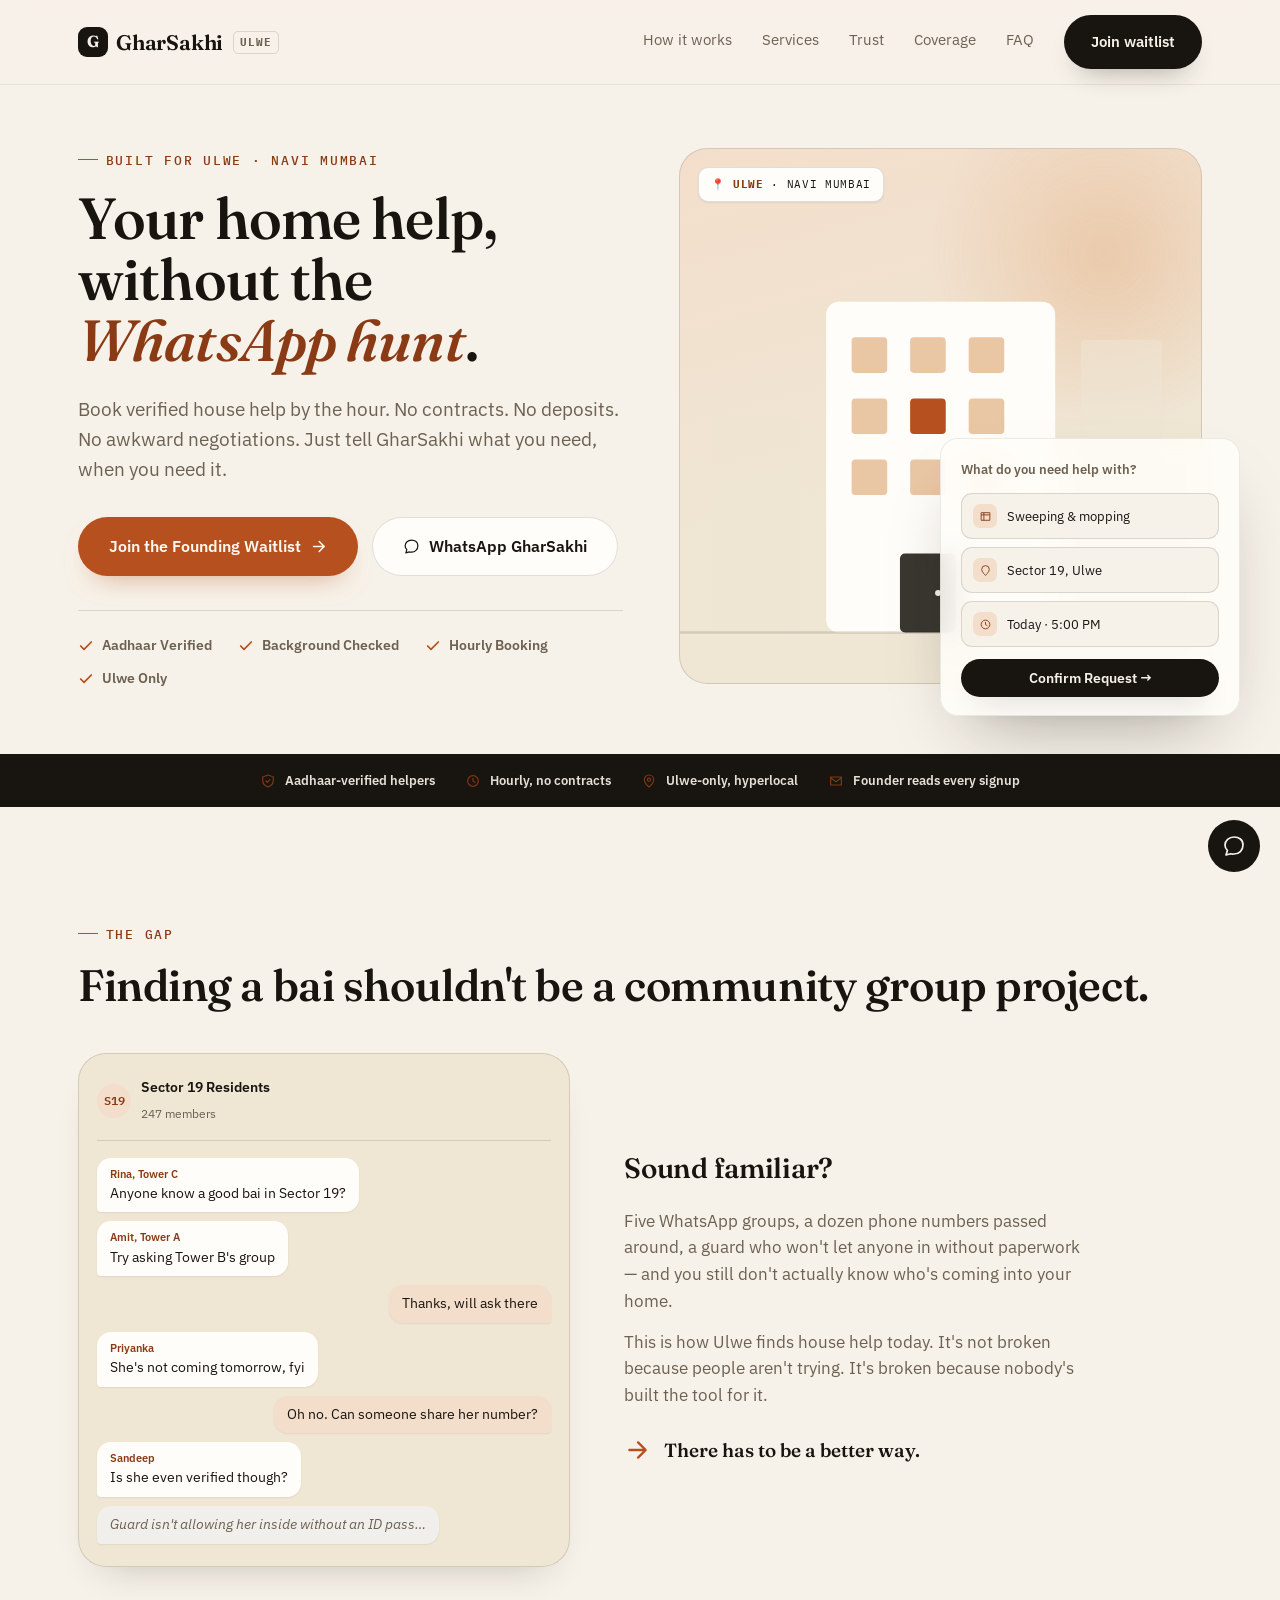
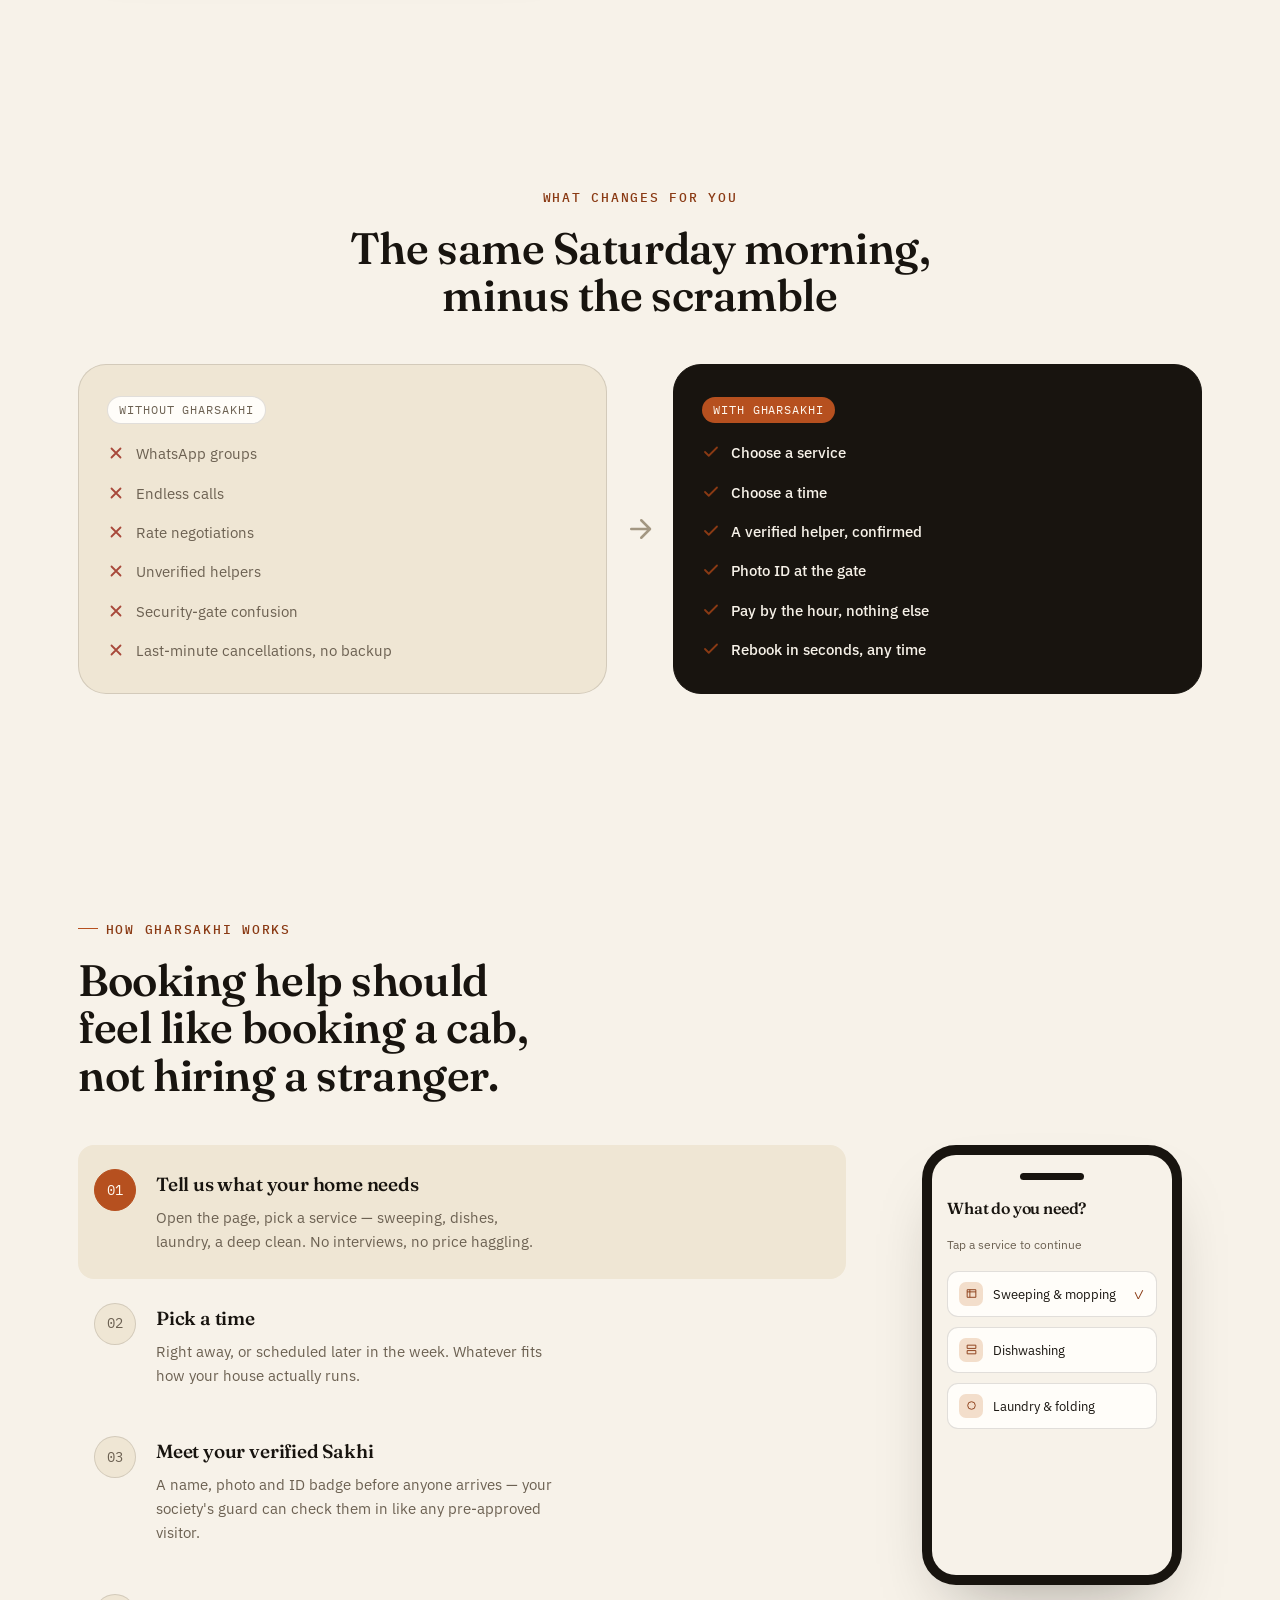
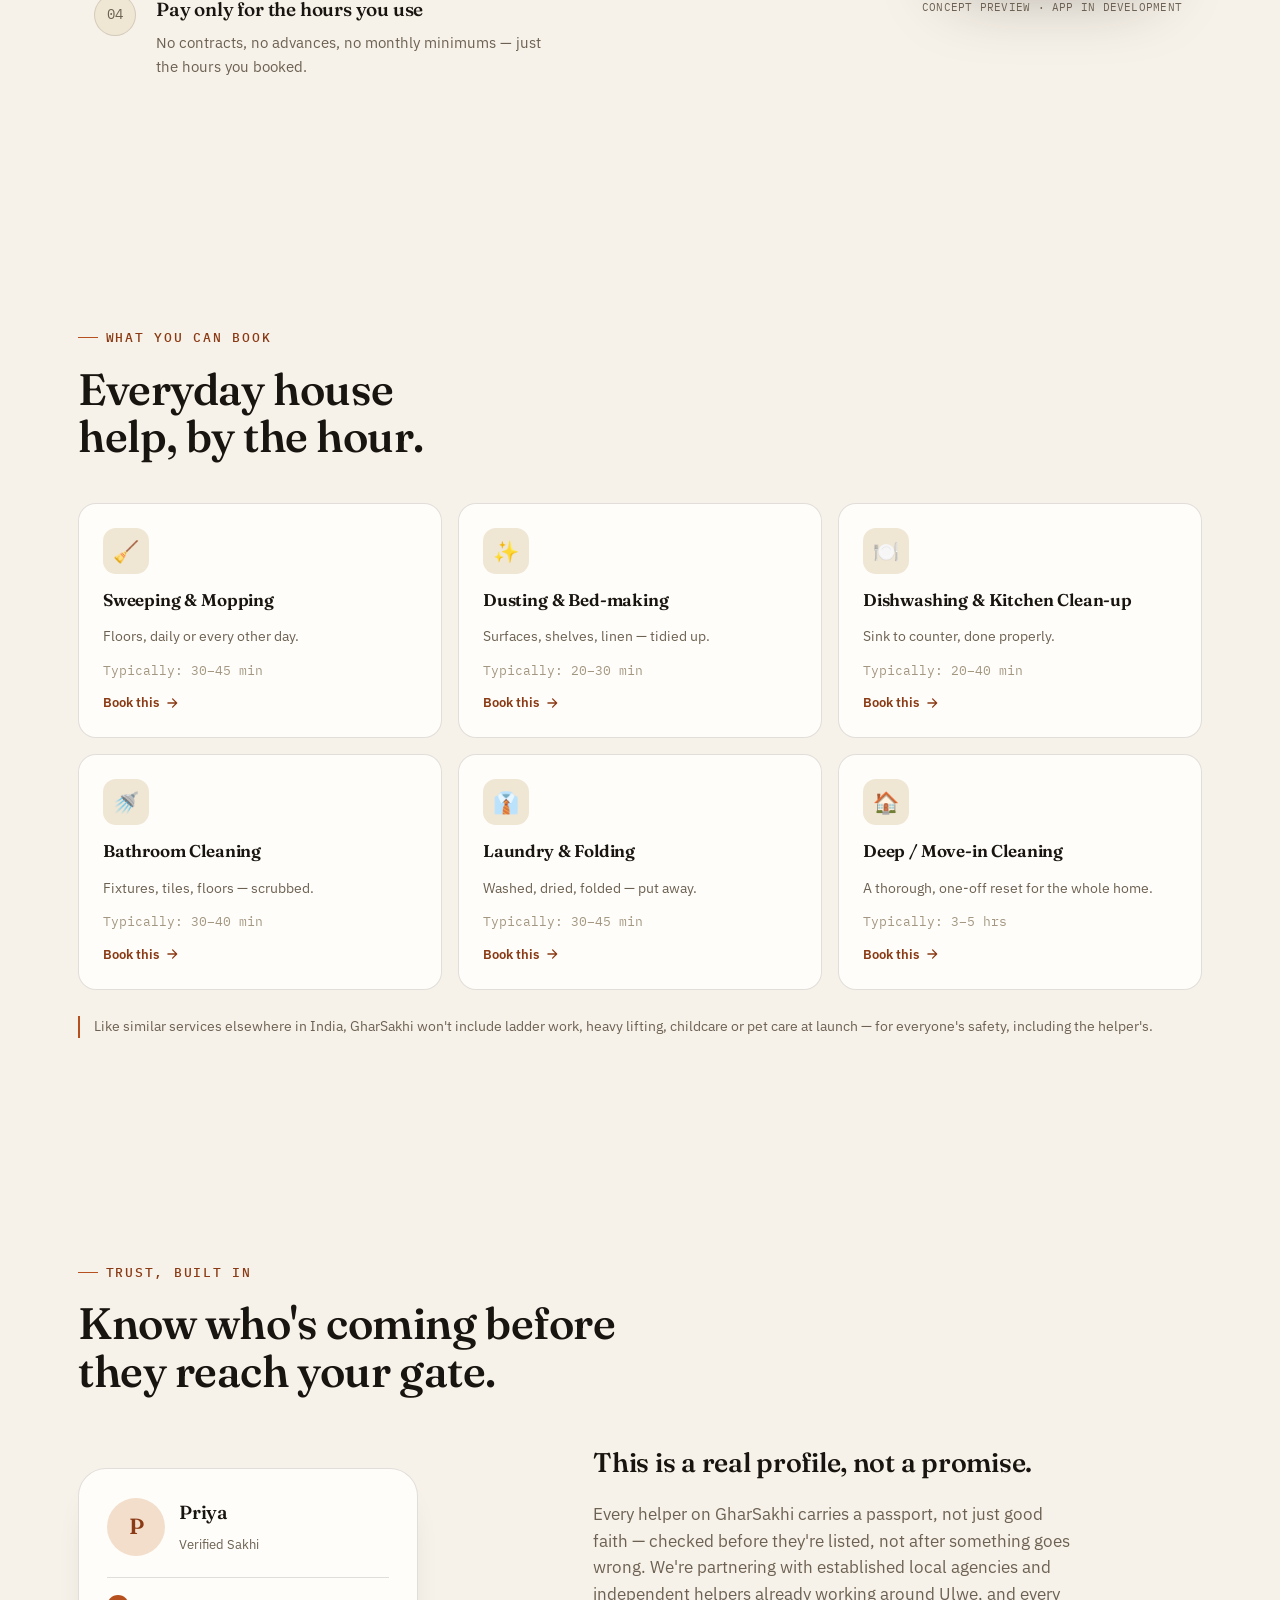
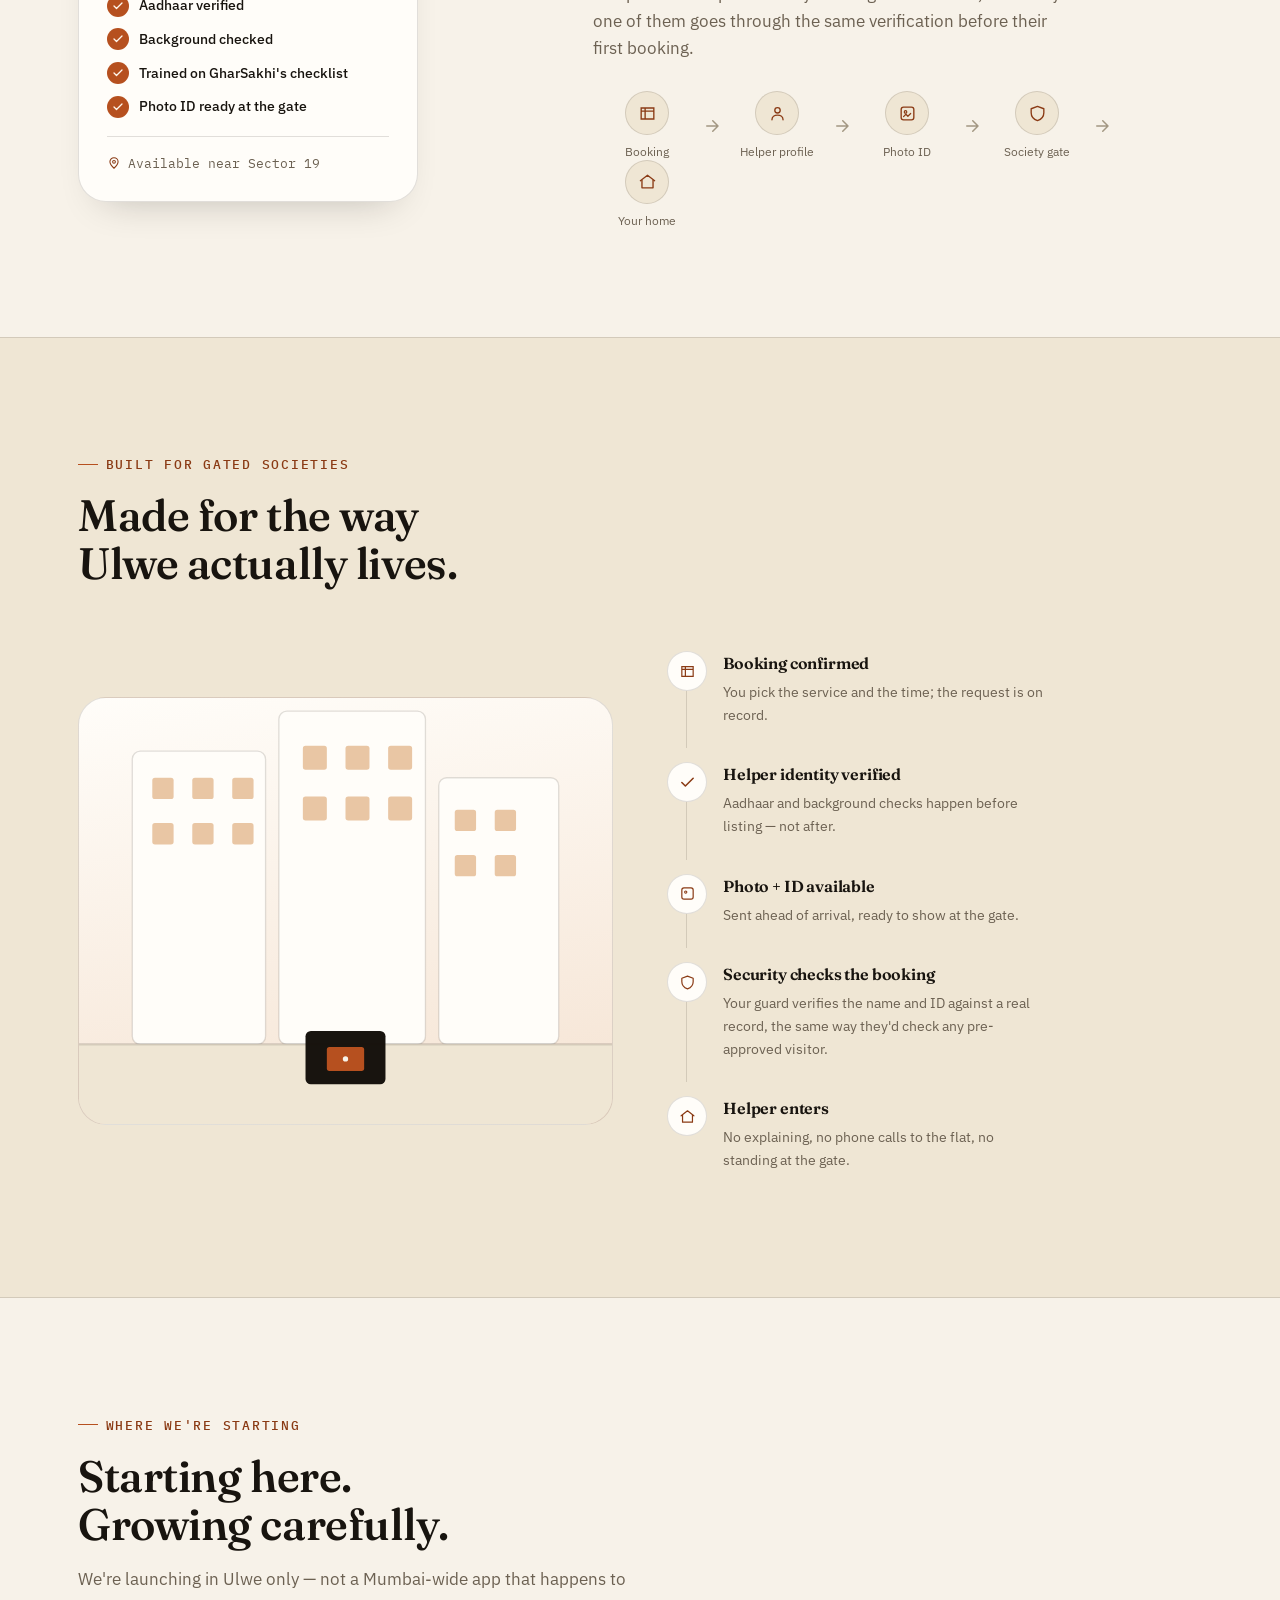
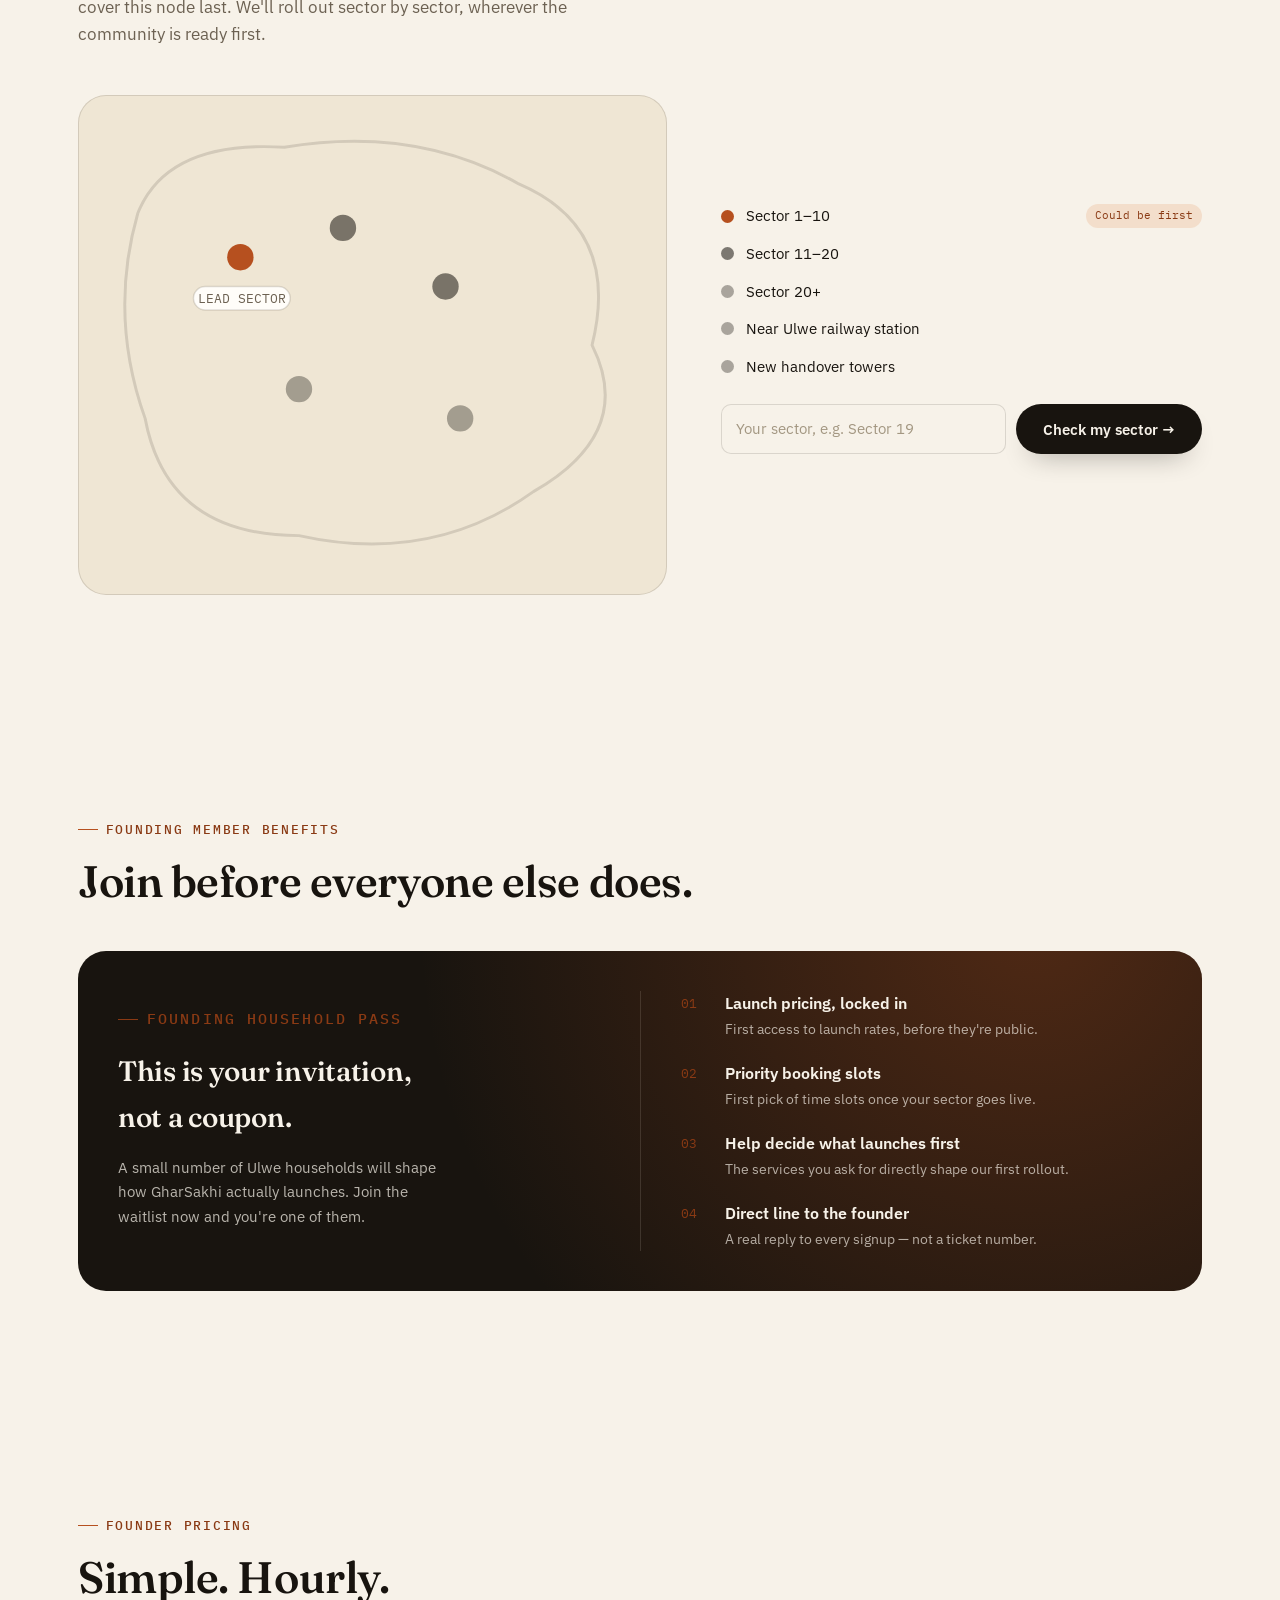
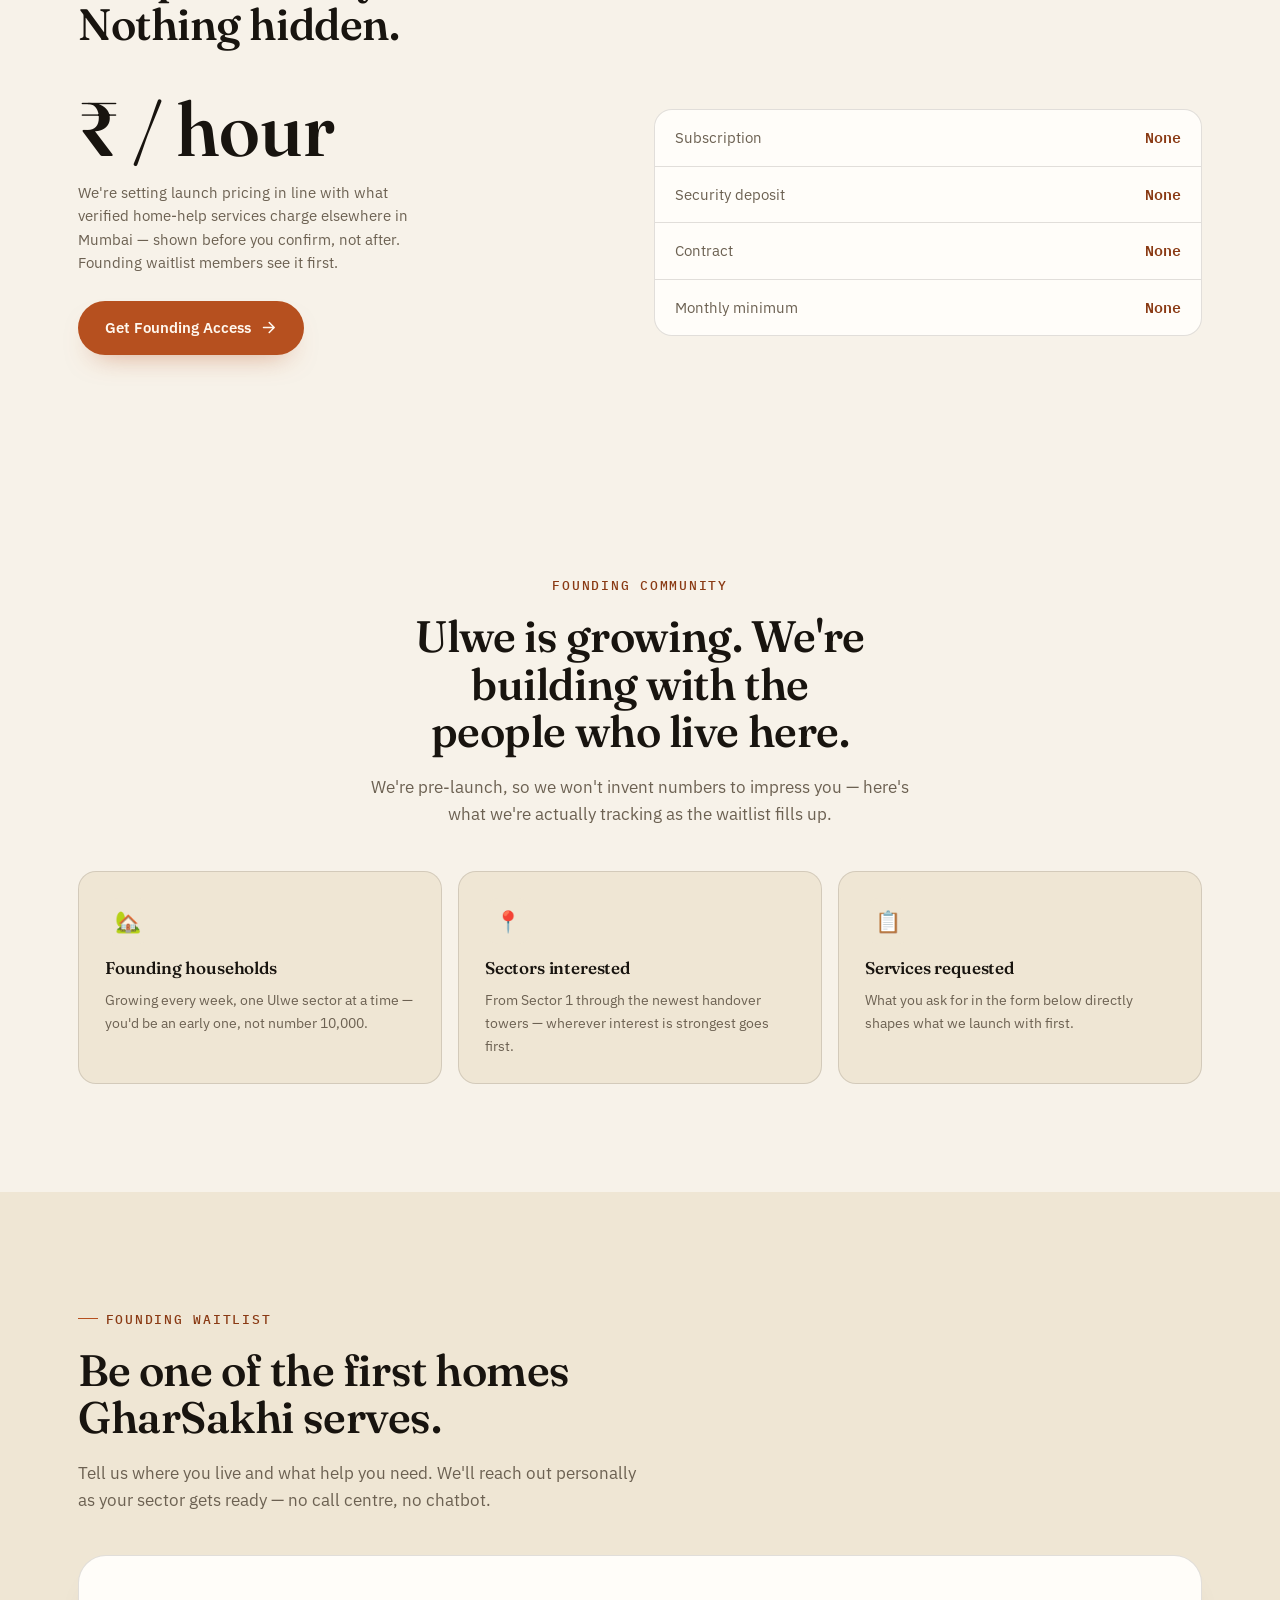
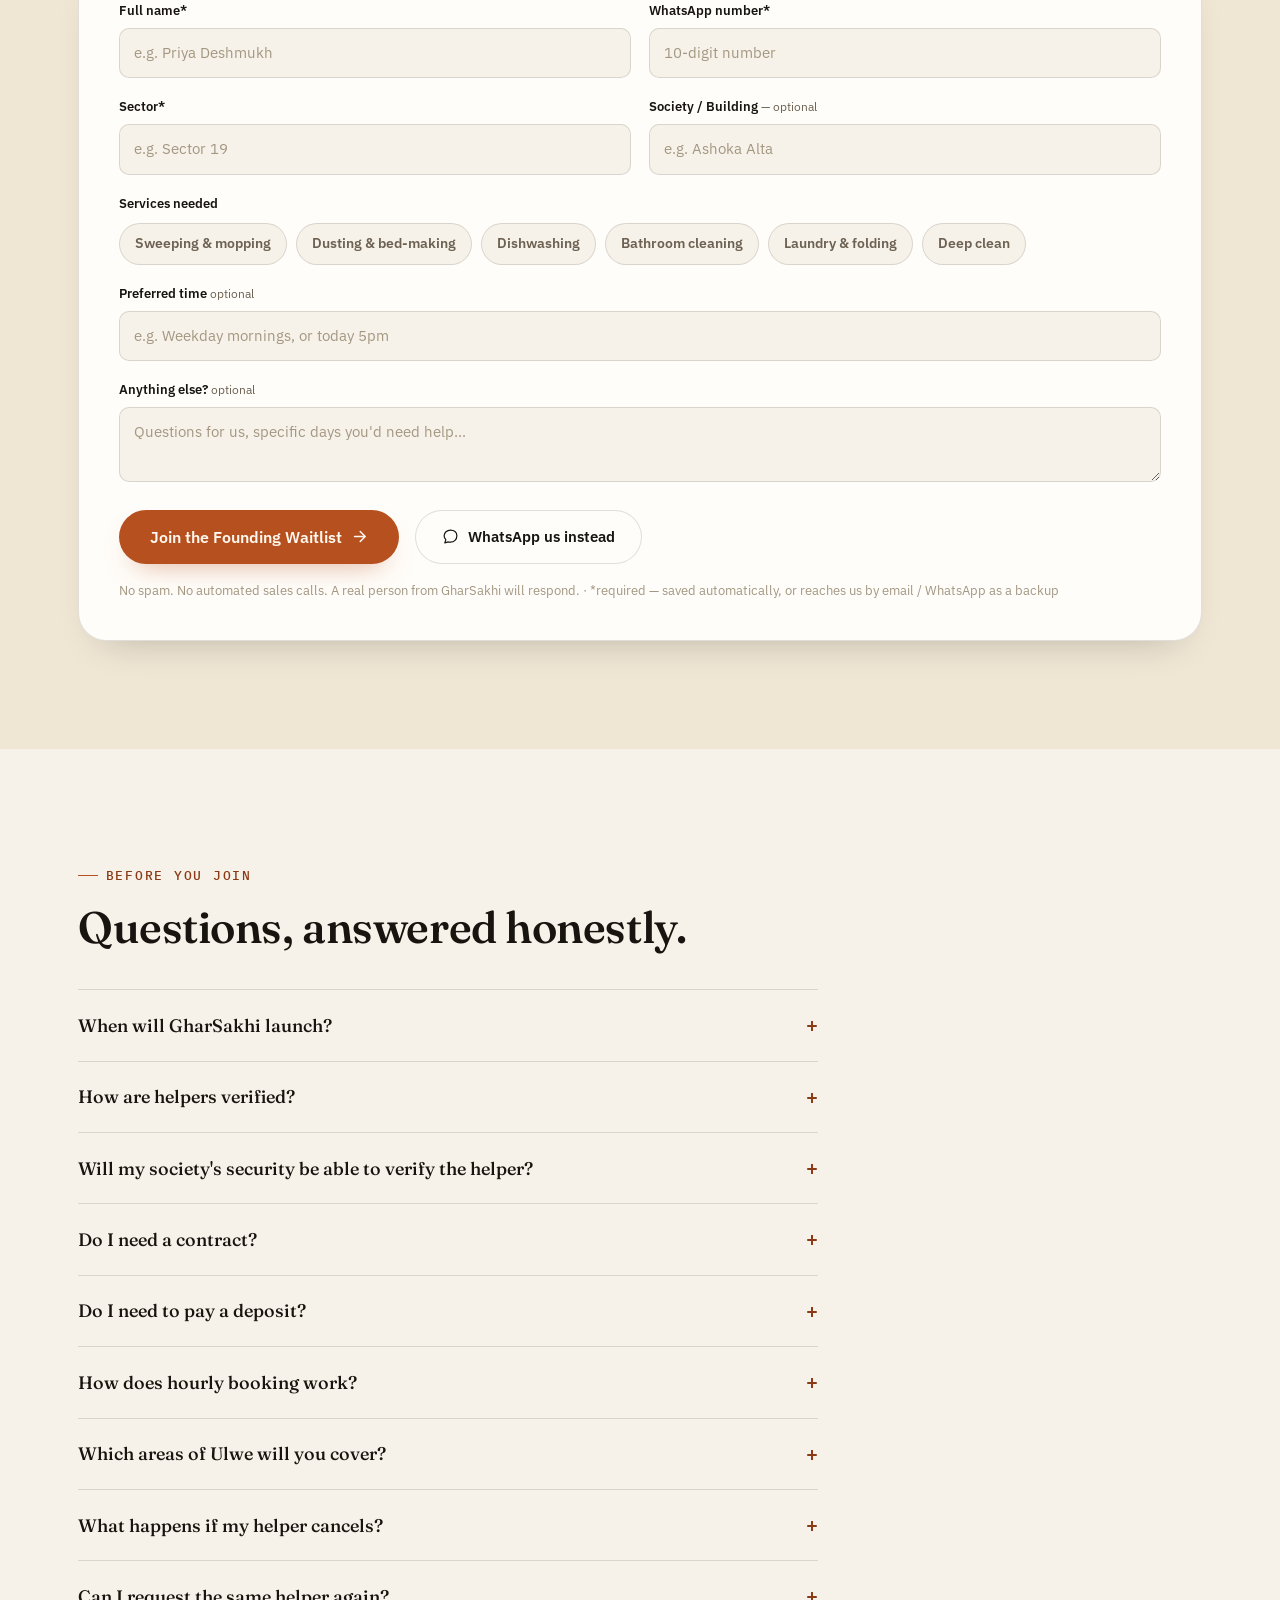
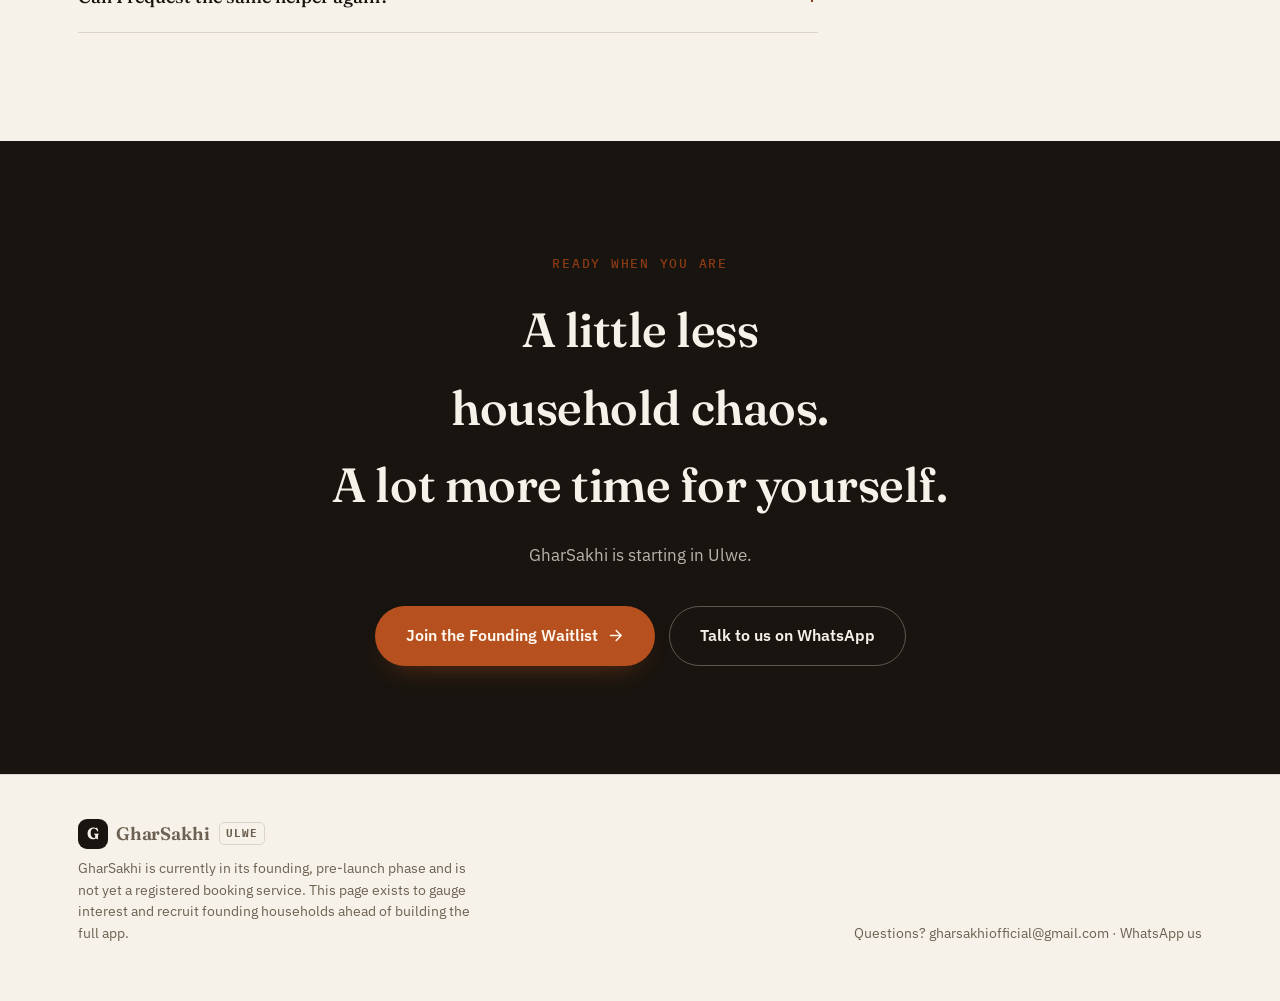
<file: index.html>
<!doctype html>
<html lang="en">
<head>
<meta charset="UTF-8">
<meta name="viewport" content="width=device-width, initial-scale=1.0">
<title>GharSakhi &mdash; Your home help, without the WhatsApp hunt</title>
<meta name="description" content="GharSakhi is a founding-phase, hyperlocal home-help booking service for Ulwe, Navi Mumbai. Aadhaar-verified helpers, hourly booking, no contracts. Join the founding waitlist.">
<meta name="keywords" content="GharSakhi, Ulwe, Navi Mumbai, maid service, house help, domestic help, verified helper, home cleaning Ulwe">
<link rel="canonical" href="https://vchandanshive34.github.io/Ghar-Sakhi/">

<!-- Open Graph -->
<meta property="og:type" content="website">
<meta property="og:site_name" content="GharSakhi">
<meta property="og:title" content="GharSakhi &mdash; Your home help, without the WhatsApp hunt">
<meta property="og:description" content="Verified house help, by the hour. No contracts, no deposits. Built only for Ulwe, Navi Mumbai &mdash; join the founding waitlist.">
<meta property="og:url" content="https://vchandanshive34.github.io/Ghar-Sakhi/">
<meta property="og:image" content="https://vchandanshive34.github.io/Ghar-Sakhi/og-image.png">
<meta name="twitter:card" content="summary_large_image">
<meta name="twitter:title" content="GharSakhi &mdash; Your home help, without the WhatsApp hunt">
<meta name="twitter:description" content="Verified house help, by the hour. No contracts, no deposits. Built only for Ulwe, Navi Mumbai.">

<link rel="icon" href="data:image/svg+xml,%3Csvg xmlns=%27http://www.w3.org/2000/svg%27 viewBox=%270 0 100 100%27%3E%3Crect width=%27100%27 height=%27100%27 rx=%2722%27 fill=%27%23b6501f%27/%3E%3Ctext x=%2750%27 y=%2768%27 font-size=%2758%27 text-anchor=%27middle%27 fill=%27%23f7f2e9%27 font-family=%27Georgia,serif%27%3EG%3C/text%3E%3C/svg%3E">
<link rel="apple-touch-icon" href="data:image/svg+xml,%3Csvg xmlns=%27http://www.w3.org/2000/svg%27 viewBox=%270 0 100 100%27%3E%3Crect width=%27100%27 height=%27100%27 rx=%2722%27 fill=%27%23b6501f%27/%3E%3Ctext x=%2750%27 y=%2768%27 font-size=%2758%27 text-anchor=%27middle%27 fill=%27%23f7f2e9%27 font-family=%27Georgia,serif%27%3EG%3C/text%3E%3C/svg%3E">

<link rel="preconnect" href="https://fonts.googleapis.com">
<link rel="preconnect" href="https://fonts.gstatic.com" crossorigin>
<link href="https://fonts.googleapis.com/css2?family=Fraunces:opsz,wght@9..144,360;9..144,480;9..144,560;9..144,640&family=IBM+Plex+Sans:wght@400;500;600;700&family=IBM+Plex+Mono:wght@400;500&display=swap" rel="stylesheet">

<style>
/* ==========================================================================
   GharSakhi -- v2 redesign. A hyperlocal, premium-consumer landing page.
   Ivory + near-black charcoal + one terracotta accent. No stock photos --
   everything visual is illustrated (SVG / CSS) so the file stays
   self-contained and nothing breaks on a plain GitHub upload.
   ========================================================================== */

:root{
  --paper:#f7f2e9;
  --paper-deep:#efe6d4;
  --card:#fffdf9;
  --ink:#18140f;
  --ink-soft:#6c6152;
  --ink-faint:#a39782;
  --accent:#b6501f;
  --accent-deep:#8a3a14;
  --accent-tint:#f3decb;
  --accent-tint-strong:#e9c6a4;
  --line:rgba(24,20,15,0.13);
  --line-soft:rgba(24,20,15,0.07);
  --shadow-sm:0 1px 2px rgba(24,20,15,0.07);
  --shadow-md:0 20px 40px -26px rgba(24,20,15,0.30);
  --shadow-lg:0 34px 70px -32px rgba(24,20,15,0.38);
  --radius-sm:10px;
  --radius-md:18px;
  --radius-lg:28px;
  --maxw:1180px;
  --ease:cubic-bezier(.22,.85,.25,1);
}
@media (prefers-color-scheme: dark){
  :root:not([data-theme="light"]){
    --paper:#161209;
    --paper-deep:#1e1810;
    --card:#211a12;
    --ink:#f4ece0;
    --ink-soft:#bfb09b;
    --ink-faint:#8c7d68;
    --accent:#e68e51;
    --accent-deep:#f3ac79;
    --accent-tint:#3a2714;
    --accent-tint-strong:#4a3119;
    --line:rgba(244,236,224,0.14);
    --line-soft:rgba(244,236,224,0.08);
    --shadow-sm:0 1px 2px rgba(0,0,0,0.4);
    --shadow-md:0 20px 40px -26px rgba(0,0,0,0.55);
    --shadow-lg:0 34px 70px -32px rgba(0,0,0,0.6);
  }
}
:root[data-theme="dark"]{
  --paper:#161209;
  --paper-deep:#1e1810;
  --card:#211a12;
  --ink:#f4ece0;
  --ink-soft:#bfb09b;
  --ink-faint:#8c7d68;
  --accent:#e68e51;
  --accent-deep:#f3ac79;
  --accent-tint:#3a2714;
  --accent-tint-strong:#4a3119;
  --line:rgba(244,236,224,0.14);
  --line-soft:rgba(244,236,224,0.08);
  --shadow-sm:0 1px 2px rgba(0,0,0,0.4);
  --shadow-md:0 20px 40px -26px rgba(0,0,0,0.55);
  --shadow-lg:0 34px 70px -32px rgba(0,0,0,0.6);
}

*{box-sizing:border-box;}
html{-webkit-text-size-adjust:100%; scroll-behavior:auto;}
@media (prefers-reduced-motion:no-preference){ html{ scroll-behavior:smooth; } }
body{
  margin:0; background:var(--paper); color:var(--ink);
  font-family:"IBM Plex Sans", ui-sans-serif, system-ui, -apple-system, "Segoe UI", sans-serif;
  font-size:16.5px; line-height:1.62; -webkit-font-smoothing:antialiased;
}
h1,h2,h3,h4{ font-family:"Fraunces", ui-serif, Georgia, serif; font-weight:560; color:var(--ink); text-wrap:balance; margin:0; letter-spacing:-0.01em; }
p{ margin:0; }
a{ color:var(--accent-deep); text-decoration:none; }
img,svg{ max-width:100%; display:block; }
:focus-visible{ outline:2px solid var(--accent); outline-offset:3px; border-radius:4px; }
.mono{ font-family:"IBM Plex Mono", ui-monospace, "SF Mono", Menlo, monospace; }
.wrap{ max-width:var(--maxw); margin:0 auto; padding:0 28px; }
section{ padding:108px 0; position:relative; }
@media (max-width:880px){ section{ padding:72px 0; } }
.sr-only{ position:absolute; width:1px; height:1px; overflow:hidden; clip:rect(0 0 0 0); white-space:nowrap; }

.eyebrow{
  font-family:"IBM Plex Mono", monospace; font-size:12.5px; letter-spacing:0.14em; text-transform:uppercase;
  color:var(--accent-deep); display:inline-flex; align-items:center; gap:.6em; margin:0 0 18px; font-weight:500;
}
.eyebrow::before{ content:""; width:20px; height:1px; background:var(--accent); display:inline-block; }
.sec-head{ max-width:62ch; }
.sec-title{ font-size:clamp(28px,4.2vw,44px); line-height:1.08; }
.sec-sub{ margin:18px 0 0; max-width:56ch; font-size:17px; color:var(--ink-soft); }
.sec-head.center{ margin:0 auto; text-align:center; }
.sec-head.center .eyebrow{ justify-content:center; }
.sec-head.center .eyebrow::before{ display:none; }
.sec-head.center .sec-sub{ margin-inline:auto; }

@media (prefers-reduced-motion:no-preference){
  .reveal{ opacity:0; transform:translateY(18px); transition:opacity .7s var(--ease), transform .7s var(--ease); }
  .reveal.in{ opacity:1; transform:none; }
}

/* ---------- buttons ---------- */
.btn{
  font-family:"IBM Plex Sans", sans-serif; font-weight:600; font-size:15px;
  border-radius:999px; padding:14px 26px; border:1px solid transparent;
  cursor:pointer; text-decoration:none; display:inline-flex; align-items:center; gap:9px; white-space:nowrap;
  position:relative; overflow:hidden; transition:transform .22s ease, box-shadow .22s ease, background .22s ease, border-color .22s ease, color .22s ease;
}
.btn svg{ width:17px; height:17px; flex:none; }
.btn:active{ transform:scale(.96); }
.btn-primary{ background:var(--ink); color:var(--paper); box-shadow:0 14px 28px -16px rgba(24,20,15,0.45); }
.btn-primary:hover{ background:var(--accent-deep); transform:translateY(-1px); box-shadow:0 18px 32px -14px rgba(138,58,20,0.5); }
.btn-accent{ background:var(--accent); color:#fff8ef; box-shadow:0 14px 28px -16px rgba(182,80,31,0.55); }
.btn-accent:hover{ background:var(--accent-deep); transform:translateY(-1px); }
.btn-ghost{ background:transparent; color:var(--ink); border-color:var(--line); }
.btn-ghost:hover{ border-color:var(--accent); color:var(--accent-deep); }
.btn-whatsapp{ background:var(--card); color:var(--ink); border-color:var(--line); }
.btn-whatsapp:hover{ border-color:var(--accent); color:var(--accent-deep); }
.btn-lg{ padding:16px 30px; font-size:16px; }
.btn-sm{ padding:9px 16px; font-size:13.5px; }
.btn-block{ width:100%; justify-content:center; }

/* ---------- nav ---------- */
header.site{
  position:sticky; top:0; z-index:60;
  background:color-mix(in srgb, var(--paper) 86%, transparent);
  backdrop-filter:blur(10px); -webkit-backdrop-filter:blur(10px);
  border-bottom:1px solid var(--line-soft);
}
.navbar{ max-width:var(--maxw); margin:0 auto; padding:15px 28px; display:flex; align-items:center; justify-content:space-between; gap:16px; }
.brand{ display:flex; align-items:center; gap:8px; font-family:"Fraunces",serif; font-weight:620; font-size:21px; letter-spacing:-0.01em; }
.brand .mark{ width:30px;height:30px;border-radius:9px; background:var(--ink); color:var(--paper); display:flex; align-items:center; justify-content:center; font-size:16px; font-weight:700; flex:none; }
.brand .loc{ font-family:"IBM Plex Mono",monospace; font-size:10.5px; letter-spacing:.08em; color:var(--ink-soft); border:1px solid var(--line); border-radius:5px; padding:2px 6px; text-transform:uppercase; margin-left:2px; }
nav.links{ display:flex; gap:30px; align-items:center; font-size:14.5px; }
nav.links a:not(.btn){ color:var(--ink-soft); position:relative; padding-bottom:4px; transition:color .2s ease; }
nav.links a:not(.btn)::after{ content:""; position:absolute; left:0; right:100%; bottom:0; height:2px; background:var(--accent); transition:right .28s var(--ease); }
nav.links a:not(.btn):hover{ color:var(--ink); }
nav.links a:not(.btn):hover::after{ right:0; }
@media (max-width:860px){ nav.links a.hide-narrow{ display:none; } }
.nav-burger{ display:none; }
@media (max-width:640px){
  .navbar .btn-primary.hide-mobile-btn{ display:none; }
}

/* ---------- hero ---------- */
.hero{ padding:56px 0 0; overflow:hidden; }
.hero-grid{ display:grid; grid-template-columns:1.02fr 0.98fr; gap:56px; align-items:center; padding-bottom:64px; }
@media (max-width:940px){ .hero-grid{ grid-template-columns:1fr; gap:44px; } }
.hero-copy > *{ opacity:0; transform:translateY(16px); }
@media (prefers-reduced-motion:no-preference){
  .hero-copy > *{ animation:heroRise .75s var(--ease) forwards; }
  .hero-copy > *:nth-child(1){ animation-delay:.02s; }
  .hero-copy > *:nth-child(2){ animation-delay:.1s; }
  .hero-copy > *:nth-child(3){ animation-delay:.2s; }
  .hero-copy > *:nth-child(4){ animation-delay:.3s; }
  .hero-copy > *:nth-child(5){ animation-delay:.4s; }
}
@media (prefers-reduced-motion:reduce){ .hero-copy > *{ opacity:1; transform:none; } }
@keyframes heroRise{ to{ opacity:1; transform:none; } }

.hero h1{ font-size:clamp(34px,5.4vw,58px); line-height:1.05; letter-spacing:-0.015em; }
.hero h1 em{ font-style:italic; color:var(--accent-deep); }
.hero p.lede{ margin:24px 0 0; max-width:50ch; font-size:18.5px; color:var(--ink-soft); }
.hero-ctas{ display:flex; gap:14px; flex-wrap:wrap; margin-top:32px; }
.hero-trust{ display:flex; flex-wrap:wrap; gap:11px 26px; margin-top:34px; padding-top:24px; border-top:1px solid var(--line); }
.hero-trust span{ display:inline-flex; align-items:center; gap:8px; font-size:13.5px; font-weight:600; color:var(--ink-soft); }
.hero-trust svg{ width:16px; height:16px; color:var(--accent); flex:none; }

.hero-stage{ position:relative; aspect-ratio:4/4.1; isolation:isolate; }
@media (max-width:640px){ .hero-stage{ aspect-ratio:1/1.02; } }
.hero-art{
  position:absolute; inset:0; border-radius:var(--radius-lg); overflow:hidden;
  background:linear-gradient(165deg, var(--accent-tint) 0%, var(--paper-deep) 62%);
  border:1px solid var(--line);
}
.hero-art svg.home-illustration{ position:absolute; inset:0; width:100%; height:100%; }
.hero-glow{ position:absolute; width:65%; aspect-ratio:1; border-radius:50%; z-index:0; background:radial-gradient(circle, var(--accent-tint-strong) 0%, transparent 72%); top:-12%; right:-14%; opacity:.85; filter:blur(4px); }
@media (prefers-reduced-motion:no-preference){ .hero-glow{ animation:driftGlow 10s ease-in-out infinite alternate; } }
@keyframes driftGlow{ from{ transform:translate(0,0) scale(1); } to{ transform:translate(-7%,6%) scale(1.1); } }
@media (prefers-reduced-motion:no-preference){
  .win rect{ animation:twinkle 4s ease-in-out infinite; }
  .win rect:nth-child(2n){ animation-delay:.6s; }
  .win rect:nth-child(3n){ animation-delay:1.3s; }
}
@keyframes twinkle{ 0%,100%{ opacity:.5; } 50%{ opacity:1; } }

/* floating booking card */
.booking-card{
  position:absolute; left:50%; bottom:-6%; transform:translateX(-50%);
  width:min(300px, 82%); background:color-mix(in srgb, var(--card) 88%, transparent);
  backdrop-filter:blur(14px); -webkit-backdrop-filter:blur(14px);
  border:1px solid color-mix(in srgb, var(--ink) 8%, transparent);
  border-radius:var(--radius-md); box-shadow:var(--shadow-lg); padding:20px 20px 18px; z-index:2;
}
@media (prefers-reduced-motion:no-preference){ .booking-card{ animation:floatCard 6s ease-in-out infinite; } }
@keyframes floatCard{ 0%,100%{ transform:translateX(-50%) translateY(0); } 50%{ transform:translateX(-50%) translateY(-10px); } }
.booking-card .bc-title{ font-size:13px; font-weight:600; color:var(--ink-soft); margin-bottom:13px; }
.booking-card .bc-row{
  display:flex; align-items:center; gap:10px; padding:10px 11px; margin-bottom:8px; font-size:13px;
  background:var(--paper); border:1px solid var(--line); border-radius:11px; color:var(--ink);
}
.booking-card .bc-row .bc-ic{ width:24px;height:24px;border-radius:7px; background:var(--accent-tint); color:var(--accent-deep); display:flex; align-items:center; justify-content:center; flex:none; }
.booking-card .bc-row .bc-ic svg{ width:13px;height:13px; }
.booking-card .bc-cta{ margin-top:4px; }
@media (max-width:640px){ .booking-card{ position:static; transform:none; margin:-54px auto 0; width:min(320px,92%); } }
@media (prefers-reduced-motion:no-preference){ .booking-card{ } }
.pin-float{
  position:absolute; top:18px; left:18px; background:var(--card); border:1px solid var(--line);
  border-radius:10px; padding:8px 12px; font-family:"IBM Plex Mono",monospace; font-size:11px; letter-spacing:.06em;
  text-transform:uppercase; box-shadow:var(--shadow-sm); z-index:2;
}
.pin-float b{ color:var(--accent-deep); }

/* ---------- credibility strip ---------- */
.credibility-strip{ background:var(--ink); color:var(--paper); }
.credibility-strip .wrap{ padding:16px 28px; display:flex; flex-wrap:wrap; gap:12px 30px; justify-content:center; align-items:center; }
.credibility-strip .cfact{ display:inline-flex; align-items:center; gap:9px; font-size:13px; font-weight:600; white-space:nowrap; opacity:.92; }
.credibility-strip .cfact svg{ width:16px; height:16px; flex:none; color:var(--accent-deep); }
@media (max-width:700px){ .credibility-strip .wrap{ justify-content:flex-start; overflow-x:auto; flex-wrap:nowrap; } }

/* ---------- problem: WhatsApp chaos ---------- */
.chaos-wrap{ display:grid; grid-template-columns:0.92fr 1.08fr; gap:54px; align-items:center; margin-top:44px; }
@media (max-width:940px){ .chaos-wrap{ grid-template-columns:1fr; gap:36px; } }
.chat-mock{
  background:var(--paper-deep); border:1px solid var(--line); border-radius:var(--radius-lg);
  padding:22px 18px; display:flex; flex-direction:column; gap:9px; box-shadow:var(--shadow-md);
}
.chat-mock .chat-head{ display:flex; align-items:center; gap:10px; padding-bottom:14px; margin-bottom:8px; border-bottom:1px solid var(--line); }
.chat-mock .chat-head .gp-ic{ width:34px;height:34px;border-radius:50%; background:var(--accent-tint); color:var(--accent-deep); display:flex; align-items:center; justify-content:center; font-family:"IBM Plex Mono",monospace; font-size:12px; font-weight:600; }
.chat-mock .chat-head b{ font-family:"IBM Plex Sans",sans-serif; font-size:14px; font-weight:600; display:block; }
.chat-mock .chat-head span{ font-size:12px; color:var(--ink-soft); }
.bubble{ max-width:82%; padding:9px 13px; border-radius:14px; font-size:13.5px; line-height:1.45; box-shadow:var(--shadow-sm); }
.bubble .who{ display:block; font-size:10.5px; font-weight:600; color:var(--accent-deep); margin-bottom:2px; }
.bubble.in{ align-self:flex-start; background:var(--card); border-bottom-left-radius:4px; }
.bubble.out{ align-self:flex-end; background:var(--accent-tint); border-bottom-right-radius:4px; }
.bubble.warn{ align-self:flex-start; background:color-mix(in srgb, var(--ink) 6%, var(--card)); border-bottom-left-radius:4px; font-style:italic; color:var(--ink-soft); }
.chaos-copy h3{ font-size:clamp(22px,2.8vw,28px); margin-bottom:16px; }
.chaos-copy p{ color:var(--ink-soft); font-size:16.5px; max-width:46ch; }
.chaos-arrow{ display:flex; align-items:center; gap:14px; margin:26px 0 8px; }
.chaos-arrow svg{ width:26px; height:26px; color:var(--accent); flex:none; }
.chaos-arrow b{ font-family:"Fraunces",serif; font-size:19px; font-weight:560; }

/* ---------- before / after ---------- */
.compare-grid{ display:grid; grid-template-columns:1fr auto 1fr; gap:0; margin-top:44px; align-items:stretch; }
@media (max-width:820px){ .compare-grid{ grid-template-columns:1fr; gap:18px; } }
.compare-col{ border-radius:var(--radius-lg); padding:30px 28px; border:1px solid var(--line); }
.compare-col.before{ background:var(--paper-deep); }
.compare-col.after{ background:var(--ink); color:var(--paper); border-color:var(--ink); }
.compare-label{ font-family:"IBM Plex Mono",monospace; font-size:11.5px; letter-spacing:.08em; text-transform:uppercase; display:inline-block; margin-bottom:18px; padding:4px 11px; border-radius:999px; }
.compare-col.before .compare-label{ background:var(--card); color:var(--ink-soft); border:1px solid var(--line); }
.compare-col.after .compare-label{ background:var(--accent); color:#fff8ef; }
.compare-col ul{ list-style:none; margin:0; padding:0; display:flex; flex-direction:column; gap:15px; }
.compare-col li{ display:flex; gap:11px; align-items:flex-start; font-size:15px; }
.compare-col.before li{ color:var(--ink-soft); }
.compare-col.after li{ color:var(--paper); font-weight:500; }
.compare-col li svg{ width:18px; height:18px; flex:none; margin-top:2px; }
.compare-col.before li svg{ color:#a8483a; }
.compare-col.after li svg{ color:var(--accent-deep); }
.compare-mid{ display:flex; align-items:center; justify-content:center; padding:0 18px; }
.compare-mid svg{ width:30px; height:30px; color:var(--ink-faint); }
@media (max-width:820px){ .compare-mid{ display:none; } }

/* ---------- how it works (journey) ---------- */
.journey{ display:grid; grid-template-columns:1fr 300px; gap:56px; align-items:start; margin-top:46px; }
@media (max-width:940px){ .journey{ grid-template-columns:1fr; } }
.journey-steps{ display:flex; flex-direction:column; }
.jstep{ display:flex; gap:20px; padding:24px 16px; border-radius:16px; cursor:pointer; transition:background .35s ease, padding-left .35s ease; align-items:flex-start; }
.jstep .jnum{ flex:none; width:42px; height:42px; border-radius:50%; background:var(--paper-deep); border:1px solid var(--line); color:var(--ink-soft); font-family:"IBM Plex Mono",monospace; font-size:14px; display:flex; align-items:center; justify-content:center; transition:background .35s ease, color .35s ease, border-color .35s ease; }
.jstep h3{ font-size:19px; margin:0 0 6px; font-weight:560; }
.jstep p{ margin:0; color:var(--ink-soft); font-size:15px; max-width:44ch; }
.jstep.active{ background:var(--paper-deep); }
.jstep.active .jnum{ background:var(--accent); border-color:var(--accent); color:#fff8ef; }

.journey-phone{ position:sticky; top:110px; }
.phone-frame{ width:100%; max-width:260px; margin:0 auto; border:10px solid var(--ink); border-radius:34px; background:var(--ink); box-shadow:var(--shadow-lg); }
.phone-screen{ background:var(--paper); border-radius:24px; padding:18px 15px 22px; min-height:420px; position:relative; overflow:hidden; }
.phone-notch{ width:64px; height:7px; border-radius:6px; background:var(--ink); margin:0 auto 16px; }
.pscreen{ display:none; flex-direction:column; gap:10px; }
.pscreen.active{ display:flex; }
@media (prefers-reduced-motion:no-preference){ .pscreen.active{ animation:pscreenIn .45s var(--ease); } }
@keyframes pscreenIn{ from{ opacity:0; transform:translateY(8px); } to{ opacity:1; transform:none; } }
.pscreen h4{ font-family:"Fraunces",serif; font-size:16px; margin:0 0 4px; font-weight:560; }
.pscreen .phint{ font-size:11.5px; color:var(--ink-soft); margin-bottom:6px; }
.prow{ display:flex; align-items:center; gap:10px; padding:10px 11px; background:var(--card); border:1px solid var(--line); border-radius:11px; font-size:12.5px; }
.prow .pdot{ width:24px;height:24px;border-radius:7px; background:var(--accent-tint); color:var(--accent-deep); display:flex; align-items:center; justify-content:center; flex:none; }
.prow .pdot svg{ width:13px;height:13px; }
.prow .pcheck{ margin-left:auto; color:var(--accent-deep); }
.pface{ width:40px;height:40px;border-radius:50%; background:var(--accent-tint); color:var(--accent-deep); display:flex; align-items:center; justify-content:center; font-family:"Fraunces",serif; font-weight:600; flex:none; }
.pcta{ margin-top:auto; background:var(--ink); color:var(--paper); text-align:center; padding:12px; border-radius:11px; font-size:13px; font-weight:600; }
.phone-caption{ text-align:center; margin-top:14px; font-size:11px; color:var(--ink-soft); font-family:"IBM Plex Mono",monospace; letter-spacing:.02em; }

/* ---------- services ---------- */
.svc-grid{ display:grid; grid-template-columns:repeat(3,1fr); gap:16px; margin-top:42px; }
@media (max-width:860px){ .svc-grid{ grid-template-columns:1fr 1fr; } }
@media (max-width:560px){ .svc-grid{ grid-template-columns:1fr; } }
.svc-card{
  border:1px solid var(--line); border-radius:var(--radius-md); padding:24px; background:var(--card);
  display:flex; flex-direction:column; gap:12px; cursor:pointer; text-align:left; font:inherit; color:inherit;
  transition:transform .3s var(--ease), box-shadow .3s ease, border-color .3s ease;
}
.svc-card:hover{ transform:translateY(-5px); box-shadow:var(--shadow-md); border-color:var(--accent); }
.svc-card.picked{ border-color:var(--accent); background:var(--accent-tint); }
.svc-ic{ width:46px;height:46px;border-radius:13px; background:var(--paper-deep); display:flex; align-items:center; justify-content:center; font-size:21px; }
.svc-card.picked .svc-ic{ background:var(--card); }
.svc-card h4{ margin:0; font-size:17px; font-weight:620; }
.svc-card .svc-desc{ margin:0; font-size:14px; color:var(--ink-soft); }
.svc-card .svc-use{ margin:0; font-size:12.5px; color:var(--ink-faint); font-family:"IBM Plex Mono",monospace; }
.svc-card .svc-pick{ margin-top:auto; font-size:13px; font-weight:600; color:var(--accent-deep); display:inline-flex; align-items:center; gap:6px; }
.svc-card .svc-pick svg{ width:14px;height:14px; transition:transform .25s ease; }
.svc-card:hover .svc-pick svg{ transform:translateX(3px); }
.svc-note{ margin-top:26px; font-size:13.5px; color:var(--ink-soft); border-left:2px solid var(--accent); padding-left:14px; }

/* ---------- trust: verified sakhi ---------- */
.trust-grid{ display:grid; grid-template-columns:0.86fr 1.14fr; gap:56px; align-items:center; margin-top:46px; }
@media (max-width:940px){ .trust-grid{ grid-template-columns:1fr; gap:40px; } }
.sakhi-card{
  background:var(--card); border:1px solid var(--line); border-radius:var(--radius-lg); padding:28px;
  box-shadow:var(--shadow-md); max-width:340px;
}
.sakhi-top{ display:flex; gap:14px; align-items:center; margin-bottom:20px; }
.sakhi-avatar{ width:58px; height:58px; border-radius:50%; background:var(--accent-tint); color:var(--accent-deep); display:flex; align-items:center; justify-content:center; font-family:"Fraunces",serif; font-size:22px; font-weight:600; flex:none; }
.sakhi-top h4{ font-size:19px; margin:0 0 3px; }
.sakhi-top span{ font-size:13px; color:var(--ink-soft); }
.sakhi-checks{ display:flex; flex-direction:column; gap:11px; padding-top:16px; border-top:1px solid var(--line); }
.sakhi-check{ display:flex; align-items:center; gap:10px; font-size:14px; font-weight:500; }
.sakhi-check .ck{ width:22px; height:22px; border-radius:50%; background:var(--accent); color:#fff8ef; display:flex; align-items:center; justify-content:center; flex:none; }
.sakhi-check .ck svg{ width:12px; height:12px; }
.sakhi-loc{ margin-top:18px; padding-top:16px; border-top:1px solid var(--line); font-size:12.5px; color:var(--ink-soft); font-family:"IBM Plex Mono",monospace; display:flex; align-items:center; gap:7px; }
.sakhi-loc svg{ width:14px;height:14px; color:var(--accent-deep); }

.trust-copy h3{ font-size:clamp(22px,2.8vw,27px); max-width:26ch; margin-bottom:16px; }
.trust-copy p.lead{ font-size:16.5px; color:var(--ink-soft); max-width:48ch; margin-bottom:30px; }
.flow-rail{ display:flex; align-items:center; flex-wrap:wrap; gap:0; }
.flow-step{ display:flex; flex-direction:column; align-items:center; gap:9px; text-align:center; width:108px; }
.flow-step .fdot{ width:44px;height:44px;border-radius:50%; background:var(--paper-deep); border:1px solid var(--line); display:flex; align-items:center; justify-content:center; color:var(--accent-deep); }
.flow-step .fdot svg{ width:19px;height:19px; }
.flow-step span{ font-size:12px; color:var(--ink-soft); line-height:1.3; }
.flow-arrow{ color:var(--ink-faint); flex:none; margin:0 2px; }
.flow-arrow svg{ width:18px;height:18px; }
@media (max-width:560px){ .flow-rail{ justify-content:flex-start; } .flow-step{ width:84px; } }

/* ---------- gated societies ---------- */
.gate-band{ background:var(--paper-deep); border-top:1px solid var(--line); border-bottom:1px solid var(--line); }
.gate-grid{ display:grid; grid-template-columns:1fr 1fr; gap:54px; align-items:center; margin-top:46px; }
@media (max-width:940px){ .gate-grid{ grid-template-columns:1fr; gap:38px; } }
.gate-illustration{ position:relative; border-radius:var(--radius-lg); overflow:hidden; border:1px solid var(--line); background:linear-gradient(170deg, var(--card), var(--accent-tint) 120%); aspect-ratio:4/3.2; }
.gate-illustration svg{ position:absolute; inset:0; width:100%; height:100%; }
.gate-steps{ display:flex; flex-direction:column; gap:0; }
.gstep{ display:flex; gap:16px; align-items:flex-start; padding:18px 0; position:relative; }
.gstep:not(:last-child)::after{ content:""; position:absolute; left:19px; top:54px; bottom:-4px; width:1px; background:var(--line); }
.gstep .gdot{ flex:none; width:40px;height:40px;border-radius:50%; background:var(--card); border:1px solid var(--line); display:flex; align-items:center; justify-content:center; color:var(--accent-deep); z-index:1; }
.gstep .gdot svg{ width:17px;height:17px; }
.gstep h4{ font-size:16px; margin:0 0 4px; font-weight:620; }
.gstep p{ margin:0; font-size:14px; color:var(--ink-soft); max-width:40ch; }

/* ---------- ulwe map ---------- */
.map-wrap{ display:grid; grid-template-columns:1.1fr 0.9fr; gap:54px; align-items:center; margin-top:46px; }
@media (max-width:940px){ .map-wrap{ grid-template-columns:1fr; gap:36px; } }
.map-card{ position:relative; border-radius:var(--radius-lg); border:1px solid var(--line); background:var(--paper-deep); aspect-ratio:4/3.4; overflow:hidden; }
.map-card svg{ position:absolute; inset:0; width:100%; height:100%; }
.map-pin{ transition:transform .25s ease; cursor:pointer; }
.map-pin:hover{ transform:scale(1.12); }
.map-legend{ display:flex; flex-direction:column; gap:14px; }
.legend-row{ display:flex; align-items:center; gap:12px; font-size:14.5px; }
.legend-dot{ width:13px;height:13px; border-radius:50%; flex:none; }
.legend-row .lead-tag{ margin-left:auto; font-size:11px; font-family:"IBM Plex Mono",monospace; background:var(--accent-tint); color:var(--accent-deep); padding:3px 9px; border-radius:999px; }
.sector-check{ margin-top:26px; display:flex; gap:10px; flex-wrap:wrap; }
.sector-check input{ flex:1 1 180px; font:inherit; font-size:14.5px; padding:12px 15px; border-radius:10px; border:1px solid var(--line); background:var(--card); color:var(--ink); }
.sector-check input::placeholder{ color:var(--ink-faint); }
.sector-result{ margin-top:12px; font-size:13.5px; color:var(--ink-soft); min-height:1.4em; }
.sector-result.show b{ color:var(--accent-deep); }

/* ---------- founding member pass ---------- */
.pass-wrap{ margin-top:46px; }
.pass-card{
  background:var(--ink); color:var(--paper); border-radius:var(--radius-lg); padding:40px; position:relative; overflow:hidden;
  display:grid; grid-template-columns:1fr 1px 1fr; gap:0;
}
@media (max-width:860px){ .pass-card{ grid-template-columns:1fr; padding:30px 24px; } }
.pass-card::before{ content:""; position:absolute; inset:0; background:radial-gradient(circle at 85% -10%, color-mix(in srgb, var(--accent) 35%, transparent), transparent 60%); pointer-events:none; }
.pass-left{ padding-right:40px; position:relative; z-index:1; }
.pass-divider{ background:rgba(247,242,233,0.14); }
@media (max-width:860px){ .pass-divider{ display:none; height:1px; margin:26px 0; } }
.pass-left .eyebrow{ color:var(--accent-deep); }
.pass-left .eyebrow::before{ background:var(--accent-deep); }
.pass-left h3{ color:var(--paper); font-size:clamp(22px,2.8vw,28px); max-width:20ch; }
.pass-left p{ color:rgba(247,242,233,0.72); margin-top:16px; max-width:38ch; font-size:15px; }
.pass-right{ padding-left:40px; position:relative; z-index:1; display:flex; flex-direction:column; gap:20px; }
@media (max-width:860px){ .pass-right{ padding-left:0; padding-top:26px; border-top:1px solid rgba(247,242,233,0.14); } }
.perk-row{ display:flex; gap:16px; align-items:flex-start; }
.perk-row .pnum{ font-family:"IBM Plex Mono",monospace; font-size:13px; color:var(--accent-deep); flex:none; width:28px; padding-top:2px; }
.perk-row h5{ font-family:"IBM Plex Sans",sans-serif; color:var(--paper); font-size:15.5px; font-weight:620; margin:0 0 3px; }
.perk-row p{ margin:0; color:rgba(247,242,233,0.68); font-size:13.5px; }

/* ---------- pricing ---------- */
.price-wrap{ margin-top:42px; display:grid; grid-template-columns:1fr 1fr; gap:28px; align-items:center; }
@media (max-width:860px){ .price-wrap{ grid-template-columns:1fr; } }
.price-figure{ display:flex; align-items:baseline; gap:10px; }
.price-figure .cur{ font-family:"Fraunces",serif; font-size:clamp(48px,8vw,76px); font-weight:560; line-height:1; }
.price-figure .per{ font-size:17px; color:var(--ink-soft); font-family:"IBM Plex Mono",monospace; }
.price-note{ margin-top:14px; font-size:14.5px; color:var(--ink-soft); max-width:40ch; }
.price-facts{ display:flex; flex-direction:column; gap:0; border:1px solid var(--line); border-radius:var(--radius-md); overflow:hidden; background:var(--card); }
.price-fact{ display:flex; justify-content:space-between; gap:14px; font-size:14.5px; padding:16px 20px; border-bottom:1px solid var(--line); }
.price-fact:last-child{ border-bottom:none; }
.price-fact span:first-child{ color:var(--ink-soft); }
.price-fact span:last-child{ font-family:"IBM Plex Mono",monospace; font-weight:600; color:var(--accent-deep); }

/* ---------- founding community ---------- */
.community-wrap{ margin-top:42px; display:grid; grid-template-columns:repeat(3,1fr); gap:16px; }
@media (max-width:760px){ .community-wrap{ grid-template-columns:1fr; } }
.community-card{ border:1px solid var(--line); border-radius:var(--radius-md); padding:26px; background:var(--paper-deep); }
.community-card .cnum{ font-family:"Fraunces",serif; font-size:32px; font-weight:560; color:var(--accent-deep); }
.community-card .cnum .count-num{ font-variant-numeric:tabular-nums; }
.community-card p{ margin-top:8px; font-size:14px; color:var(--ink-soft); }

/* ---------- waitlist ---------- */
.waitlist-band{ background:var(--paper-deep); }
.waitlist-panel{ margin-top:40px; border:1px solid var(--line); border-radius:var(--radius-lg); background:var(--card); padding:40px; box-shadow:var(--shadow-md); }
@media (max-width:640px){ .waitlist-panel{ padding:24px; } }
.form-grid{ display:grid; grid-template-columns:1fr 1fr; gap:18px; margin-top:4px; }
@media (max-width:640px){ .form-grid{ grid-template-columns:1fr; } }
.field{ display:flex; flex-direction:column; gap:7px; }
.field.full{ grid-column:1 / -1; }
.field label{ font-size:13px; font-weight:600; color:var(--ink); }
.field .hint{ font-size:12px; color:var(--ink-soft); font-weight:400; }
input[type=text], input[type=tel], textarea, select{
  font:inherit; font-size:15px; padding:12px 14px; border-radius:10px;
  border:1px solid var(--line); background:var(--paper); color:var(--ink); width:100%;
}
input:focus, textarea:focus, select:focus{ border-color:var(--accent); }
textarea{ resize:vertical; min-height:70px; }
input::placeholder, textarea::placeholder{ color:var(--ink-faint); }
fieldset{ border:none; margin:0; padding:0; }
legend{ font-size:13px; font-weight:600; margin-bottom:9px; padding:0; }
.chip-group{ display:flex; flex-wrap:wrap; gap:9px; }
.chip{ position:relative; }
.chip input{ position:absolute; opacity:0; inset:0; cursor:pointer; margin:0; width:100%; height:100%; }
.chip span{ display:inline-block; font-size:13.5px; padding:9px 15px; border-radius:999px; border:1px solid var(--line); background:var(--paper); color:var(--ink-soft); transition:background .2s ease, color .2s ease, border-color .2s ease; }
.chip input:checked + span{ background:var(--ink); border-color:var(--ink); color:var(--paper); }
.chip input:focus-visible + span{ outline:2px solid var(--accent); outline-offset:2px; }

.waitlist-submit{ margin-top:28px; display:flex; align-items:center; gap:16px; flex-wrap:wrap; }
.required-note{ font-size:12.5px; color:var(--ink-soft); }
.form-privacy{ margin-top:16px; font-size:12.5px; color:var(--ink-faint); }

.confirm-panel{ display:none; margin-top:24px; border:1px solid var(--accent); background:var(--accent-tint); border-radius:14px; padding:20px 22px; font-size:14.5px; color:var(--ink); }
.confirm-panel.show{ display:block; }
@media (prefers-reduced-motion:no-preference){ .confirm-panel.show{ animation:confirmIn .5s var(--ease); } }
@keyframes confirmIn{ from{ opacity:0; transform:translateY(8px); } to{ opacity:1; transform:none; } }
.confirm-panel b{ display:block; margin-bottom:5px; font-family:"Fraunces",serif; font-size:17px; font-weight:560; }

/* ---------- FAQ ---------- */
.faq-list{ margin-top:38px; border-top:1px solid var(--line); max-width:74ch; }
details{ border-bottom:1px solid var(--line); padding:19px 0; }
summary{ cursor:pointer; list-style:none; display:flex; justify-content:space-between; align-items:center; gap:16px; font-family:"Fraunces",serif; font-size:18px; font-weight:500; }
summary::-webkit-details-marker{ display:none; }
summary::after{ content:"+"; font-family:"IBM Plex Mono",monospace; font-size:20px; color:var(--accent-deep); flex:none; transition:transform .25s ease; display:inline-block; }
details[open] summary::after{ transform:rotate(135deg); }
details p{ margin:13px 0 0; color:var(--ink-soft); font-size:15px; max-width:62ch; }

/* ---------- final cta ---------- */
.final-cta{ background:var(--ink); color:var(--paper); text-align:center; }
.final-cta .sec-head{ margin:0 auto; }
.final-cta h2{ color:var(--paper); font-size:clamp(30px,5vw,48px); max-width:20ch; margin:0 auto; }
.final-cta .sec-sub{ color:rgba(247,242,233,0.72); margin-inline:auto; }
.final-cta .hero-ctas{ justify-content:center; margin-top:36px; }
.final-cta .btn-ghost{ color:var(--paper); border-color:rgba(247,242,233,0.3); }
.final-cta .btn-ghost:hover{ border-color:var(--accent-deep); color:var(--accent-deep); }

/* ---------- footer ---------- */
footer{ border-top:1px solid var(--line); padding:44px 0 56px; color:var(--ink-soft); font-size:13.5px; }
.footer-row{ display:flex; justify-content:space-between; gap:20px; flex-wrap:wrap; align-items:flex-end; }
footer .brand{ font-size:18px; margin-bottom:9px; }
footer p{ margin:0; max-width:50ch; }
footer a{ color:var(--ink-soft); }
footer a:hover{ color:var(--accent-deep); }

/* ---------- mobile sticky cta + floating whatsapp ---------- */
.mobile-cta{ display:none; }
@media (max-width:700px){
  .mobile-cta{
    display:flex; position:fixed; left:0; right:0; bottom:0; z-index:55; gap:10px;
    padding:11px 14px calc(11px + env(safe-area-inset-bottom));
    background:color-mix(in srgb, var(--paper) 92%, transparent);
    backdrop-filter:blur(10px); border-top:1px solid var(--line);
    align-items:center; justify-content:center;
  }
  .mobile-cta .btn{ flex:1 1 auto; justify-content:center; padding:13px 10px; font-size:13.5px; }
  .mobile-cta .btn-whatsapp{ flex:0 0 auto; padding:13px; }
  body{ padding-bottom:72px; }
}
.fab-whatsapp{
  position:fixed; right:20px; bottom:92px; z-index:55; width:52px; height:52px; border-radius:50%;
  background:var(--ink); color:var(--paper); display:flex; align-items:center; justify-content:center;
  box-shadow:var(--shadow-lg); transition:transform .2s ease, background .2s ease;
}
.fab-whatsapp:hover{ transform:scale(1.07); background:var(--accent-deep); }
.fab-whatsapp svg{ width:24px; height:24px; }
@media (min-width:701px){ .fab-whatsapp{ bottom:28px; } }
@media (max-width:700px){ .fab-whatsapp{ display:none; } }

/* ---------- misc hover-lift shared by card-like surfaces ---------- */
.community-card, .price-facts, .gate-illustration, .map-card{ transition:transform .28s var(--ease), box-shadow .28s ease; }

</style>
</head>
<body>
<header class="site">
  <div class="navbar">
    <div class="brand"><span class="mark">G</span>GharSakhi <span class="loc">Ulwe</span></div>
    <nav class="links">
      <a href="#how" class="hide-narrow">How it works</a>
      <a href="#services" class="hide-narrow">Services</a>
      <a href="#trust" class="hide-narrow">Trust</a>
      <a href="#coverage" class="hide-narrow">Coverage</a>
      <a href="#faq" class="hide-narrow">FAQ</a>
      <a href="#waitlist" class="btn btn-primary hide-mobile-btn">Join waitlist</a>
    </nav>
  </div>
</header>

<main>
  <section class="hero">
    <div class="wrap hero-grid">
      <div class="hero-copy">
        <p class="eyebrow">Built for Ulwe &middot; Navi Mumbai</p>
        <h1>Your home help, without the <em>WhatsApp hunt</em>.</h1>
        <p class="lede">Book verified house help by the hour. No contracts. No deposits. No awkward negotiations. Just tell GharSakhi what you need, when you need it.</p>
        <div class="hero-ctas">
          <a href="#waitlist" class="btn btn-accent btn-lg">Join the Founding Waitlist <svg viewBox="0 0 24 24" fill="none"><path d="M5 12h14M13 5l7 7-7 7" stroke="currentColor" stroke-width="2.2" stroke-linecap="round" stroke-linejoin="round"/></svg></a>
          <a href="https://wa.me/919321395952?text=Hi%20GharSakhi%2C%20I%27d%20like%20to%20know%20more%20about%20the%20Ulwe%20waitlist." target="_blank" rel="noopener" class="btn btn-whatsapp btn-lg">
            <svg viewBox="0 0 24 24" fill="none"><path d="M12 3C7 3 3 6.6 3 11c0 2.1.9 4 2.4 5.4L4 21l4.8-1.3C10 20.2 11 20 12 20c5 0 9-3.6 9-9s-4-8-9-8Z" stroke="currentColor" stroke-width="1.7" stroke-linejoin="round"/></svg>
            WhatsApp GharSakhi
          </a>
        </div>
        <div class="hero-trust">
          <span><svg viewBox="0 0 24 24" fill="none"><path d="M20 6 9 17l-5-5" stroke="currentColor" stroke-width="2.6" stroke-linecap="round" stroke-linejoin="round"/></svg> Aadhaar Verified</span>
          <span><svg viewBox="0 0 24 24" fill="none"><path d="M20 6 9 17l-5-5" stroke="currentColor" stroke-width="2.6" stroke-linecap="round" stroke-linejoin="round"/></svg> Background Checked</span>
          <span><svg viewBox="0 0 24 24" fill="none"><path d="M20 6 9 17l-5-5" stroke="currentColor" stroke-width="2.6" stroke-linecap="round" stroke-linejoin="round"/></svg> Hourly Booking</span>
          <span><svg viewBox="0 0 24 24" fill="none"><path d="M20 6 9 17l-5-5" stroke="currentColor" stroke-width="2.6" stroke-linecap="round" stroke-linejoin="round"/></svg> Ulwe Only</span>
        </div>
      </div>

      <div class="hero-stage" aria-hidden="true">
        <div class="hero-art">
          <div class="hero-glow"></div>
          <div class="pin-float">&#128205; <b>ULWE</b> &middot; Navi Mumbai</div>
          <svg class="home-illustration" viewBox="0 0 420 420" preserveAspectRatio="xMidYMid slice">
            <rect width="420" height="420" fill="none"/>
            <g opacity="0.55" fill="var(--paper-deep)">
              <rect x="30" y="210" width="70" height="170" rx="4"/>
              <rect x="320" y="150" width="64" height="230" rx="4"/>
            </g>
            <g fill="var(--card)">
              <rect x="120" y="120" width="180" height="260" rx="10"/>
            </g>
            <g class="win" fill="var(--accent-tint-strong)">
              <rect x="140" y="148" width="28" height="28" rx="3"/>
              <rect x="186" y="148" width="28" height="28" rx="3"/>
              <rect x="232" y="148" width="28" height="28" rx="3"/>
              <rect x="140" y="196" width="28" height="28" rx="3"/>
              <rect x="232" y="196" width="28" height="28" rx="3"/>
              <rect x="140" y="244" width="28" height="28" rx="3"/>
              <rect x="186" y="244" width="28" height="28" rx="3"/>
              <rect x="232" y="244" width="28" height="28" rx="3"/>
            </g>
            <rect x="186" y="196" width="28" height="28" rx="3" fill="var(--accent)"/>
            <rect x="178" y="318" width="44" height="62" rx="4" fill="var(--ink)" opacity="0.85"/>
            <circle cx="208" cy="349" r="2.4" fill="var(--paper)"/>
            <line x1="0" y1="380" x2="420" y2="380" stroke="var(--line)" stroke-width="2"/>
          </svg>
        </div>
        <div class="booking-card reveal" id="demo-booking-card">
          <p class="bc-title">What do you need help with?</p>
          <div class="bc-row"><span class="bc-ic"><svg viewBox="0 0 24 24" fill="none"><path d="M4 5h16v14H4zM4 9h16M9 5v14" stroke="currentColor" stroke-width="1.7"/></svg></span> Sweeping &amp; mopping</div>
          <div class="bc-row"><span class="bc-ic"><svg viewBox="0 0 24 24" fill="none"><path d="M12 21s-7-6.1-7-11a7 7 0 0 1 14 0c0 4.9-7 11-7 11Z" stroke="currentColor" stroke-width="1.7" stroke-linejoin="round"/></svg></span> Sector 19, Ulwe</div>
          <div class="bc-row"><span class="bc-ic"><svg viewBox="0 0 24 24" fill="none"><circle cx="12" cy="12" r="8" stroke="currentColor" stroke-width="1.7"/><path d="M12 8v4l3 2" stroke="currentColor" stroke-width="1.7" stroke-linecap="round"/></svg></span> Today &middot; 5:00 PM</div>
          <button type="button" class="btn btn-primary btn-sm btn-block bc-cta" id="demo-confirm-btn">Confirm Request &rarr;</button>
        </div>
      </div>
    </div>
  </section>

  <div class="credibility-strip">
    <div class="wrap">
      <span class="cfact"><svg viewBox="0 0 24 24" fill="none"><path d="M12 3 4 6v5c0 5 3.4 8.4 8 10 4.6-1.6 8-5 8-10V6l-8-3Z" stroke="currentColor" stroke-width="1.8" stroke-linejoin="round"/><path d="m9 12 2 2 4-4" stroke="currentColor" stroke-width="1.8" stroke-linecap="round" stroke-linejoin="round"/></svg> Aadhaar-verified helpers</span>
      <span class="cfact"><svg viewBox="0 0 24 24" fill="none"><circle cx="12" cy="12" r="8" stroke="currentColor" stroke-width="1.8"/><path d="M12 8v4l3 2" stroke="currentColor" stroke-width="1.8" stroke-linecap="round"/></svg> Hourly, no contracts</span>
      <span class="cfact"><svg viewBox="0 0 24 24" fill="none"><path d="M12 21s-7-6.1-7-11a7 7 0 0 1 14 0c0 4.9-7 11-7 11Z" stroke="currentColor" stroke-width="1.8" stroke-linejoin="round"/><circle cx="12" cy="10" r="2.4" stroke="currentColor" stroke-width="1.8"/></svg> Ulwe-only, hyperlocal</span>
      <span class="cfact"><svg viewBox="0 0 24 24" fill="none"><path d="M4 6h16v12H4z" stroke="currentColor" stroke-width="1.8"/><path d="m4 7 8 6 8-6" stroke="currentColor" stroke-width="1.8" stroke-linecap="round" stroke-linejoin="round"/></svg> Founder reads every signup</span>
    </div>
  </div>

  <section id="problem">
    <div class="wrap">
      <p class="eyebrow">The gap</p>
      <h2 class="sec-title sec-head">Finding a bai shouldn't be a community group project.</h2>
      <div class="chaos-wrap">
        <div class="chat-mock reveal">
          <div class="chat-head">
            <span class="gp-ic">S19</span>
            <div><b>Sector 19 Residents</b><span>247 members</span></div>
          </div>
          <div class="bubble in"><span class="who">Rina, Tower C</span>Anyone know a good bai in Sector 19?</div>
          <div class="bubble in"><span class="who">Amit, Tower A</span>Try asking Tower B's group</div>
          <div class="bubble out">Thanks, will ask there</div>
          <div class="bubble in"><span class="who">Priyanka</span>She's not coming tomorrow, fyi</div>
          <div class="bubble out">Oh no. Can someone share her number?</div>
          <div class="bubble in"><span class="who">Sandeep</span>Is she even verified though?</div>
          <div class="bubble warn">Guard isn't allowing her inside without an ID pass&hellip;</div>
        </div>
        <div class="chaos-copy">
          <h3>Sound familiar?</h3>
          <p>Five WhatsApp groups, a dozen phone numbers passed around, a guard who won't let anyone in without paperwork &mdash; and you still don't actually know who's coming into your home.</p>
          <p style="margin-top:14px;">This is how Ulwe finds house help today. It's not broken because people aren't trying. It's broken because nobody's built the tool for it.</p>
          <div class="chaos-arrow reveal">
            <svg viewBox="0 0 24 24" fill="none"><path d="M5 12h14M13 5l7 7-7 7" stroke="currentColor" stroke-width="2.2" stroke-linecap="round" stroke-linejoin="round"/></svg>
            <b>There has to be a better way.</b>
          </div>
        </div>
      </div>
    </div>
  </section>

  <section id="compare">
    <div class="wrap">
      <div class="sec-head center" style="margin:0 auto 0;">
        <p class="eyebrow">What changes for you</p>
        <h2 class="sec-title">The same Saturday morning, minus the scramble</h2>
      </div>
      <div class="compare-grid">
        <div class="compare-col before reveal">
          <span class="compare-label">Without GharSakhi</span>
          <ul>
            <li><svg viewBox="0 0 24 24" fill="none"><path d="M6 6l12 12M18 6 6 18" stroke="currentColor" stroke-width="2.4" stroke-linecap="round"/></svg> WhatsApp groups</li>
            <li><svg viewBox="0 0 24 24" fill="none"><path d="M6 6l12 12M18 6 6 18" stroke="currentColor" stroke-width="2.4" stroke-linecap="round"/></svg> Endless calls</li>
            <li><svg viewBox="0 0 24 24" fill="none"><path d="M6 6l12 12M18 6 6 18" stroke="currentColor" stroke-width="2.4" stroke-linecap="round"/></svg> Rate negotiations</li>
            <li><svg viewBox="0 0 24 24" fill="none"><path d="M6 6l12 12M18 6 6 18" stroke="currentColor" stroke-width="2.4" stroke-linecap="round"/></svg> Unverified helpers</li>
            <li><svg viewBox="0 0 24 24" fill="none"><path d="M6 6l12 12M18 6 6 18" stroke="currentColor" stroke-width="2.4" stroke-linecap="round"/></svg> Security-gate confusion</li>
            <li><svg viewBox="0 0 24 24" fill="none"><path d="M6 6l12 12M18 6 6 18" stroke="currentColor" stroke-width="2.4" stroke-linecap="round"/></svg> Last-minute cancellations, no backup</li>
          </ul>
        </div>
        <div class="compare-mid reveal" aria-hidden="true"><svg viewBox="0 0 24 24" fill="none"><path d="M5 12h14M13 5l7 7-7 7" stroke="currentColor" stroke-width="2" stroke-linecap="round" stroke-linejoin="round"/></svg></div>
        <div class="compare-col after reveal">
          <span class="compare-label">With GharSakhi</span>
          <ul>
            <li><svg viewBox="0 0 24 24" fill="none"><path d="M20 6 9 17l-5-5" stroke="currentColor" stroke-width="2.4" stroke-linecap="round" stroke-linejoin="round"/></svg> Choose a service</li>
            <li><svg viewBox="0 0 24 24" fill="none"><path d="M20 6 9 17l-5-5" stroke="currentColor" stroke-width="2.4" stroke-linecap="round" stroke-linejoin="round"/></svg> Choose a time</li>
            <li><svg viewBox="0 0 24 24" fill="none"><path d="M20 6 9 17l-5-5" stroke="currentColor" stroke-width="2.4" stroke-linecap="round" stroke-linejoin="round"/></svg> A verified helper, confirmed</li>
            <li><svg viewBox="0 0 24 24" fill="none"><path d="M20 6 9 17l-5-5" stroke="currentColor" stroke-width="2.4" stroke-linecap="round" stroke-linejoin="round"/></svg> Photo ID at the gate</li>
            <li><svg viewBox="0 0 24 24" fill="none"><path d="M20 6 9 17l-5-5" stroke="currentColor" stroke-width="2.4" stroke-linecap="round" stroke-linejoin="round"/></svg> Pay by the hour, nothing else</li>
            <li><svg viewBox="0 0 24 24" fill="none"><path d="M20 6 9 17l-5-5" stroke="currentColor" stroke-width="2.4" stroke-linecap="round" stroke-linejoin="round"/></svg> Rebook in seconds, any time</li>
          </ul>
        </div>
      </div>
    </div>
  </section>

  <section id="how">
    <div class="wrap">
      <div class="sec-head">
        <p class="eyebrow">How GharSakhi works</p>
        <h2 class="sec-title">Booking help should feel like booking a cab, not hiring a stranger.</h2>
      </div>
      <div class="journey">
        <div class="journey-steps">
          <div class="jstep active reveal" data-step="0" tabindex="0" role="button" aria-pressed="true">
            <span class="jnum mono">01</span>
            <div><h3>Tell us what your home needs</h3><p>Open the page, pick a service &mdash; sweeping, dishes, laundry, a deep clean. No interviews, no price haggling.</p></div>
          </div>
          <div class="jstep reveal" data-step="1" tabindex="0" role="button" aria-pressed="false">
            <span class="jnum mono">02</span>
            <div><h3>Pick a time</h3><p>Right away, or scheduled later in the week. Whatever fits how your house actually runs.</p></div>
          </div>
          <div class="jstep reveal" data-step="2" tabindex="0" role="button" aria-pressed="false">
            <span class="jnum mono">03</span>
            <div><h3>Meet your verified Sakhi</h3><p>A name, photo and ID badge before anyone arrives &mdash; your society's guard can check them in like any pre-approved visitor.</p></div>
          </div>
          <div class="jstep reveal" data-step="3" tabindex="0" role="button" aria-pressed="false">
            <span class="jnum mono">04</span>
            <div><h3>Pay only for the hours you use</h3><p>No contracts, no advances, no monthly minimums &mdash; just the hours you booked.</p></div>
          </div>
        </div>
        <div class="journey-phone reveal">
          <div class="phone-frame">
            <div class="phone-screen">
              <div class="phone-notch"></div>
              <div class="pscreen active" data-screen="0">
                <h4>What do you need?</h4>
                <p class="phint">Tap a service to continue</p>
                <div class="prow"><span class="pdot"><svg viewBox="0 0 24 24" fill="none"><path d="M4 5h16v14H4zM4 9h16M9 5v14" stroke="currentColor" stroke-width="1.7"/></svg></span> Sweeping &amp; mopping <span class="pcheck">&#10003;</span></div>
                <div class="prow"><span class="pdot"><svg viewBox="0 0 24 24" fill="none"><path d="M4 4h16v6H4zM4 14h16v6H4z" stroke="currentColor" stroke-width="1.7"/></svg></span> Dishwashing</div>
                <div class="prow"><span class="pdot"><svg viewBox="0 0 24 24" fill="none"><circle cx="12" cy="12" r="7" stroke="currentColor" stroke-width="1.7"/></svg></span> Laundry &amp; folding</div>
              </div>
              <div class="pscreen" data-screen="1">
                <h4>When works for you?</h4>
                <p class="phint">Today, or later this week</p>
                <div class="prow"><span class="pdot"><svg viewBox="0 0 24 24" fill="none"><circle cx="12" cy="12" r="8" stroke="currentColor" stroke-width="1.7"/><path d="M12 8v4l3 2" stroke="currentColor" stroke-width="1.7" stroke-linecap="round"/></svg></span> Today, 5:00 PM <span class="pcheck">&#10003;</span></div>
                <div class="prow"><span class="pdot"><svg viewBox="0 0 24 24" fill="none"><circle cx="12" cy="12" r="8" stroke="currentColor" stroke-width="1.7"/></svg></span> Tomorrow, 9:00 AM</div>
                <div class="prow"><span class="pdot"><svg viewBox="0 0 24 24" fill="none"><circle cx="12" cy="12" r="8" stroke="currentColor" stroke-width="1.7"/></svg></span> Sat, 11:00 AM</div>
              </div>
              <div class="pscreen" data-screen="2">
                <h4>Your Sakhi for today</h4>
                <div class="prow" style="padding:14px;"><span class="pface">P</span><div><div style="font-weight:600;">Priya&nbsp;<span class="pcheck">&#10003;</span></div><div style="color:var(--ink-soft); font-size:11px;">Aadhaar &amp; background verified</div></div></div>
                <div class="prow"><span class="pdot"><svg viewBox="0 0 24 24" fill="none"><path d="M5 12h14" stroke="currentColor" stroke-width="1.7"/><path d="M12 5v14" stroke="currentColor" stroke-width="1.7"/></svg></span> Photo ID ready for your guard</div>
              </div>
              <div class="pscreen" data-screen="3">
                <h4>Booking summary</h4>
                <div class="prow"><span class="pdot mono" style="font-size:10px;">2h</span> Sweeping &amp; mopping</div>
                <div class="prow"><span class="pdot mono" style="font-size:10px;">&#8377;</span> Pay by the hour &middot; no deposit</div>
                <div class="pcta">Confirm booking</div>
              </div>
            </div>
          </div>
          <p class="phone-caption">CONCEPT PREVIEW &middot; APP IN DEVELOPMENT</p>
        </div>
      </div>
    </div>
  </section>

  <section id="services">
    <div class="wrap">
      <div class="sec-head">
        <p class="eyebrow">What you can book</p>
        <h2 class="sec-title">Everyday house help, by the hour.</h2>
      </div>
      <div class="svc-grid">
        <button type="button" class="svc-card reveal" data-service="Sweeping &amp; mopping">
          <span class="svc-ic">&#129529;</span>
          <h4>Sweeping &amp; Mopping</h4>
          <p class="svc-desc">Floors, daily or every other day.</p>
          <p class="svc-use">Typically: 30&ndash;45 min</p>
          <span class="svc-pick">Book this <svg viewBox="0 0 24 24" fill="none"><path d="M5 12h14M13 5l7 7-7 7" stroke="currentColor" stroke-width="2.2" stroke-linecap="round" stroke-linejoin="round"/></svg></span>
        </button>
        <button type="button" class="svc-card reveal" data-service="Dusting &amp; bed-making">
          <span class="svc-ic">&#10024;</span>
          <h4>Dusting &amp; Bed-making</h4>
          <p class="svc-desc">Surfaces, shelves, linen &mdash; tidied up.</p>
          <p class="svc-use">Typically: 20&ndash;30 min</p>
          <span class="svc-pick">Book this <svg viewBox="0 0 24 24" fill="none"><path d="M5 12h14M13 5l7 7-7 7" stroke="currentColor" stroke-width="2.2" stroke-linecap="round" stroke-linejoin="round"/></svg></span>
        </button>
        <button type="button" class="svc-card reveal" data-service="Dishwashing">
          <span class="svc-ic">&#127869;&#65039;</span>
          <h4>Dishwashing &amp; Kitchen Clean-up</h4>
          <p class="svc-desc">Sink to counter, done properly.</p>
          <p class="svc-use">Typically: 20&ndash;40 min</p>
          <span class="svc-pick">Book this <svg viewBox="0 0 24 24" fill="none"><path d="M5 12h14M13 5l7 7-7 7" stroke="currentColor" stroke-width="2.2" stroke-linecap="round" stroke-linejoin="round"/></svg></span>
        </button>
        <button type="button" class="svc-card reveal" data-service="Bathroom cleaning">
          <span class="svc-ic">&#128703;</span>
          <h4>Bathroom Cleaning</h4>
          <p class="svc-desc">Fixtures, tiles, floors &mdash; scrubbed.</p>
          <p class="svc-use">Typically: 30&ndash;40 min</p>
          <span class="svc-pick">Book this <svg viewBox="0 0 24 24" fill="none"><path d="M5 12h14M13 5l7 7-7 7" stroke="currentColor" stroke-width="2.2" stroke-linecap="round" stroke-linejoin="round"/></svg></span>
        </button>
        <button type="button" class="svc-card reveal" data-service="Laundry &amp; folding">
          <span class="svc-ic">&#128084;</span>
          <h4>Laundry &amp; Folding</h4>
          <p class="svc-desc">Washed, dried, folded &mdash; put away.</p>
          <p class="svc-use">Typically: 30&ndash;45 min</p>
          <span class="svc-pick">Book this <svg viewBox="0 0 24 24" fill="none"><path d="M5 12h14M13 5l7 7-7 7" stroke="currentColor" stroke-width="2.2" stroke-linecap="round" stroke-linejoin="round"/></svg></span>
        </button>
        <button type="button" class="svc-card reveal" data-service="Deep clean">
          <span class="svc-ic">&#127968;</span>
          <h4>Deep / Move-in Cleaning</h4>
          <p class="svc-desc">A thorough, one-off reset for the whole home.</p>
          <p class="svc-use">Typically: 3&ndash;5 hrs</p>
          <span class="svc-pick">Book this <svg viewBox="0 0 24 24" fill="none"><path d="M5 12h14M13 5l7 7-7 7" stroke="currentColor" stroke-width="2.2" stroke-linecap="round" stroke-linejoin="round"/></svg></span>
        </button>
      </div>
      <p class="svc-note">Like similar services elsewhere in India, GharSakhi won't include ladder work, heavy lifting, childcare or pet care at launch &mdash; for everyone's safety, including the helper's.</p>
    </div>
  </section>

  <section id="trust">
    <div class="wrap">
      <div class="sec-head">
        <p class="eyebrow">Trust, built in</p>
        <h2 class="sec-title">Know who's coming before they reach your gate.</h2>
      </div>
      <div class="trust-grid">
        <div class="sakhi-card reveal">
          <div class="sakhi-top">
            <div class="sakhi-avatar">P</div>
            <div><h4>Priya</h4><span>Verified Sakhi</span></div>
          </div>
          <div class="sakhi-checks">
            <div class="sakhi-check"><span class="ck"><svg viewBox="0 0 24 24" fill="none"><path d="M20 6 9 17l-5-5" stroke="currentColor" stroke-width="2.6" stroke-linecap="round" stroke-linejoin="round"/></svg></span> Aadhaar verified</div>
            <div class="sakhi-check"><span class="ck"><svg viewBox="0 0 24 24" fill="none"><path d="M20 6 9 17l-5-5" stroke="currentColor" stroke-width="2.6" stroke-linecap="round" stroke-linejoin="round"/></svg></span> Background checked</div>
            <div class="sakhi-check"><span class="ck"><svg viewBox="0 0 24 24" fill="none"><path d="M20 6 9 17l-5-5" stroke="currentColor" stroke-width="2.6" stroke-linecap="round" stroke-linejoin="round"/></svg></span> Trained on GharSakhi's checklist</div>
            <div class="sakhi-check"><span class="ck"><svg viewBox="0 0 24 24" fill="none"><path d="M20 6 9 17l-5-5" stroke="currentColor" stroke-width="2.6" stroke-linecap="round" stroke-linejoin="round"/></svg></span> Photo ID ready at the gate</div>
          </div>
          <div class="sakhi-loc"><svg viewBox="0 0 24 24" fill="none"><path d="M12 21s-7-6.1-7-11a7 7 0 0 1 14 0c0 4.9-7 11-7 11Z" stroke="currentColor" stroke-width="1.8" stroke-linejoin="round"/><circle cx="12" cy="10" r="2.4" stroke="currentColor" stroke-width="1.8"/></svg> Available near Sector 19</div>
        </div>
        <div class="trust-copy">
          <h3>This is a real profile, not a promise.</h3>
          <p class="lead">Every helper on GharSakhi carries a passport, not just good faith &mdash; checked before they're listed, not after something goes wrong. We're partnering with established local agencies and independent helpers already working around Ulwe, and every one of them goes through the same verification before their first booking.</p>
          <div class="flow-rail reveal">
            <div class="flow-step"><span class="fdot"><svg viewBox="0 0 24 24" fill="none"><path d="M4 5h16v14H4zM4 9h16M9 5v14" stroke="currentColor" stroke-width="1.7"/></svg></span><span>Booking</span></div>
            <span class="flow-arrow"><svg viewBox="0 0 24 24" fill="none"><path d="M5 12h14M13 5l7 7-7 7" stroke="currentColor" stroke-width="2" stroke-linecap="round" stroke-linejoin="round"/></svg></span>
            <div class="flow-step"><span class="fdot"><svg viewBox="0 0 24 24" fill="none"><circle cx="12" cy="8" r="3.4" stroke="currentColor" stroke-width="1.7"/><path d="M5 20c0-3.6 3.1-6 7-6s7 2.4 7 6" stroke="currentColor" stroke-width="1.7" stroke-linecap="round"/></svg></span><span>Helper profile</span></div>
            <span class="flow-arrow"><svg viewBox="0 0 24 24" fill="none"><path d="M5 12h14M13 5l7 7-7 7" stroke="currentColor" stroke-width="2" stroke-linecap="round" stroke-linejoin="round"/></svg></span>
            <div class="flow-step"><span class="fdot"><svg viewBox="0 0 24 24" fill="none"><rect x="4" y="4" width="16" height="16" rx="3" stroke="currentColor" stroke-width="1.7"/><circle cx="9.5" cy="10" r="1.6" stroke="currentColor" stroke-width="1.5"/><path d="M7 16l3-3 2.5 2.5L16 12" stroke="currentColor" stroke-width="1.5" stroke-linecap="round" stroke-linejoin="round"/></svg></span><span>Photo ID</span></div>
            <span class="flow-arrow"><svg viewBox="0 0 24 24" fill="none"><path d="M5 12h14M13 5l7 7-7 7" stroke="currentColor" stroke-width="2" stroke-linecap="round" stroke-linejoin="round"/></svg></span>
            <div class="flow-step"><span class="fdot"><svg viewBox="0 0 24 24" fill="none"><path d="M12 3 4 6v5c0 5 3.4 8.4 8 10 4.6-1.6 8-5 8-10V6l-8-3Z" stroke="currentColor" stroke-width="1.7" stroke-linejoin="round"/></svg></span><span>Society gate</span></div>
            <span class="flow-arrow"><svg viewBox="0 0 24 24" fill="none"><path d="M5 12h14M13 5l7 7-7 7" stroke="currentColor" stroke-width="2" stroke-linecap="round" stroke-linejoin="round"/></svg></span>
            <div class="flow-step"><span class="fdot"><svg viewBox="0 0 24 24" fill="none"><path d="M3 11 12 4l9 7" stroke="currentColor" stroke-width="1.7" stroke-linecap="round" stroke-linejoin="round"/><path d="M5 10v10h14V10" stroke="currentColor" stroke-width="1.7" stroke-linejoin="round"/></svg></span><span>Your home</span></div>
          </div>
        </div>
      </div>
    </div>
  </section>

  <section class="gate-band" id="gate-security">
    <div class="wrap">
      <div class="sec-head">
        <p class="eyebrow">Built for gated societies</p>
        <h2 class="sec-title">Made for the way Ulwe actually lives.</h2>
      </div>
      <div class="gate-grid">
        <div class="gate-illustration reveal" aria-hidden="true">
          <svg viewBox="0 0 400 320" preserveAspectRatio="xMidYMid slice">
            <rect x="40" y="40" width="100" height="220" rx="6" fill="var(--card)" stroke="var(--line)"/>
            <rect x="150" y="10" width="110" height="250" rx="6" fill="var(--card)" stroke="var(--line)"/>
            <rect x="270" y="60" width="90" height="200" rx="6" fill="var(--card)" stroke="var(--line)"/>
            <g fill="var(--accent-tint-strong)">
              <rect x="55" y="60" width="16" height="16" rx="2"/><rect x="85" y="60" width="16" height="16" rx="2"/><rect x="115" y="60" width="16" height="16" rx="2"/>
              <rect x="55" y="94" width="16" height="16" rx="2"/><rect x="85" y="94" width="16" height="16" rx="2"/><rect x="115" y="94" width="16" height="16" rx="2"/>
              <rect x="168" y="36" width="18" height="18" rx="2"/><rect x="200" y="36" width="18" height="18" rx="2"/><rect x="232" y="36" width="18" height="18" rx="2"/>
              <rect x="168" y="74" width="18" height="18" rx="2"/><rect x="200" y="74" width="18" height="18" rx="2"/><rect x="232" y="74" width="18" height="18" rx="2"/>
              <rect x="282" y="84" width="16" height="16" rx="2"/><rect x="312" y="84" width="16" height="16" rx="2"/>
              <rect x="282" y="118" width="16" height="16" rx="2"/><rect x="312" y="118" width="16" height="16" rx="2"/>
            </g>
            <rect x="0" y="260" width="400" height="60" fill="var(--paper-deep)"/>
            <rect x="170" y="250" width="60" height="40" rx="4" fill="var(--ink)"/>
            <rect x="186" y="262" width="28" height="18" rx="2" fill="var(--accent)"/>
            <circle cx="200" cy="271" r="2" fill="var(--paper)"/>
            <line x1="0" y1="260" x2="400" y2="260" stroke="var(--line)" stroke-width="2"/>
          </svg>
        </div>
        <div class="gate-steps">
          <div class="gstep reveal">
            <span class="gdot"><svg viewBox="0 0 24 24" fill="none"><path d="M4 5h16v14H4zM4 9h16M9 5v14" stroke="currentColor" stroke-width="1.7"/></svg></span>
            <div><h4>Booking confirmed</h4><p>You pick the service and the time; the request is on record.</p></div>
          </div>
          <div class="gstep reveal">
            <span class="gdot"><svg viewBox="0 0 24 24" fill="none"><path d="M20 6 9 17l-5-5" stroke="currentColor" stroke-width="2.2" stroke-linecap="round" stroke-linejoin="round"/></svg></span>
            <div><h4>Helper identity verified</h4><p>Aadhaar and background checks happen before listing &mdash; not after.</p></div>
          </div>
          <div class="gstep reveal">
            <span class="gdot"><svg viewBox="0 0 24 24" fill="none"><rect x="4" y="4" width="16" height="16" rx="3" stroke="currentColor" stroke-width="1.7"/><circle cx="9.5" cy="10" r="1.6" stroke="currentColor" stroke-width="1.5"/></svg></span>
            <div><h4>Photo + ID available</h4><p>Sent ahead of arrival, ready to show at the gate.</p></div>
          </div>
          <div class="gstep reveal">
            <span class="gdot"><svg viewBox="0 0 24 24" fill="none"><path d="M12 3 4 6v5c0 5 3.4 8.4 8 10 4.6-1.6 8-5 8-10V6l-8-3Z" stroke="currentColor" stroke-width="1.7" stroke-linejoin="round"/></svg></span>
            <div><h4>Security checks the booking</h4><p>Your guard verifies the name and ID against a real record, the same way they'd check any pre-approved visitor.</p></div>
          </div>
          <div class="gstep reveal">
            <span class="gdot"><svg viewBox="0 0 24 24" fill="none"><path d="M3 11 12 4l9 7" stroke="currentColor" stroke-width="1.7" stroke-linecap="round" stroke-linejoin="round"/><path d="M5 10v10h14V10" stroke="currentColor" stroke-width="1.7" stroke-linejoin="round"/></svg></span>
            <div><h4>Helper enters</h4><p>No explaining, no phone calls to the flat, no standing at the gate.</p></div>
          </div>
        </div>
      </div>
    </div>
  </section>

  <section id="coverage">
    <div class="wrap">
      <div class="sec-head">
        <p class="eyebrow">Where we're starting</p>
        <h2 class="sec-title">Starting here. Growing carefully.</h2>
        <p class="sec-sub">We're launching in Ulwe only &mdash; not a Mumbai-wide app that happens to cover this node last. We'll roll out sector by sector, wherever the community is ready first.</p>
      </div>
      <div class="map-wrap">
        <div class="map-card reveal" aria-hidden="true">
          <svg viewBox="0 0 400 340" preserveAspectRatio="xMidYMid meet">
            <path d="M40 80 Q60 30 140 35 Q230 20 300 60 Q370 90 350 170 Q380 230 310 270 Q240 320 150 300 Q60 300 45 220 Q20 150 40 80 Z" fill="var(--paper-deep)" stroke="var(--line)" stroke-width="2"/>
            <circle class="map-pin" cx="110" cy="110" r="9" fill="var(--accent)"/>
            <circle class="map-pin" cx="180" cy="90" r="9" fill="var(--ink)" opacity="0.55"/>
            <circle class="map-pin" cx="250" cy="130" r="9" fill="var(--ink)" opacity="0.55"/>
            <circle class="map-pin" cx="150" cy="200" r="9" fill="var(--ink)" opacity="0.35"/>
            <circle class="map-pin" cx="260" cy="220" r="9" fill="var(--ink)" opacity="0.35"/>
            <rect x="78" y="130" width="66" height="16" rx="8" fill="var(--card)" stroke="var(--line)"/>
            <text x="111" y="141" font-family="IBM Plex Mono, monospace" font-size="9" text-anchor="middle" fill="var(--ink-soft)">LEAD SECTOR</text>
          </svg>
        </div>
        <div>
          <div class="map-legend reveal">
            <div class="legend-row"><span class="legend-dot" style="background:var(--accent);"></span> Sector 1&ndash;10 <span class="lead-tag">Could be first</span></div>
            <div class="legend-row"><span class="legend-dot" style="background:color-mix(in srgb, var(--ink) 55%, transparent);"></span> Sector 11&ndash;20</div>
            <div class="legend-row"><span class="legend-dot" style="background:color-mix(in srgb, var(--ink) 35%, transparent);"></span> Sector 20+</div>
            <div class="legend-row"><span class="legend-dot" style="background:color-mix(in srgb, var(--ink) 35%, transparent);"></span> Near Ulwe railway station</div>
            <div class="legend-row"><span class="legend-dot" style="background:color-mix(in srgb, var(--ink) 35%, transparent);"></span> New handover towers</div>
          </div>
          <form class="sector-check" id="sector-check-form">
            <label for="sector-check-input" class="sr-only">Your sector in Ulwe</label>
            <input type="text" id="sector-check-input" placeholder="Your sector, e.g. Sector 19" autocomplete="off">
            <button type="submit" class="btn btn-primary">Check my sector &rarr;</button>
          </form>
          <p class="sector-result" id="sector-check-result"></p>
        </div>
      </div>
    </div>
  </section>

  <section id="founding">
    <div class="wrap">
      <div class="sec-head">
        <p class="eyebrow">Founding member benefits</p>
        <h2 class="sec-title">Join before everyone else does.</h2>
      </div>
      <div class="pass-wrap">
        <div class="pass-card reveal">
          <div class="pass-left">
            <p class="eyebrow">Founding Household Pass</p>
            <h3>This is your invitation, not a coupon.</h3>
            <p>A small number of Ulwe households will shape how GharSakhi actually launches. Join the waitlist now and you're one of them.</p>
          </div>
          <div class="pass-divider"></div>
          <div class="pass-right">
            <div class="perk-row"><span class="pnum mono">01</span><div><h5>Launch pricing, locked in</h5><p>First access to launch rates, before they're public.</p></div></div>
            <div class="perk-row"><span class="pnum mono">02</span><div><h5>Priority booking slots</h5><p>First pick of time slots once your sector goes live.</p></div></div>
            <div class="perk-row"><span class="pnum mono">03</span><div><h5>Help decide what launches first</h5><p>The services you ask for directly shape our first rollout.</p></div></div>
            <div class="perk-row"><span class="pnum mono">04</span><div><h5>Direct line to the founder</h5><p>A real reply to every signup &mdash; not a ticket number.</p></div></div>
          </div>
        </div>
      </div>
    </div>
  </section>

  <section id="pricing">
    <div class="wrap">
      <div class="sec-head">
        <p class="eyebrow">Founder pricing</p>
        <h2 class="sec-title">Simple. Hourly. Nothing hidden.</h2>
      </div>
      <div class="price-wrap">
        <div class="reveal">
          <div class="price-figure"><span class="cur mono">&#8377; / hour</span></div>
          <p class="price-note">We're setting launch pricing in line with what verified home-help services charge elsewhere in Mumbai &mdash; shown before you confirm, not after. Founding waitlist members see it first.</p>
          <div class="hero-ctas" style="margin-top:26px;">
            <a href="#waitlist" class="btn btn-accent">Get Founding Access <svg viewBox="0 0 24 24" fill="none"><path d="M5 12h14M13 5l7 7-7 7" stroke="currentColor" stroke-width="2.2" stroke-linecap="round" stroke-linejoin="round"/></svg></a>
          </div>
        </div>
        <div class="price-facts reveal">
          <div class="price-fact"><span>Subscription</span><span>None</span></div>
          <div class="price-fact"><span>Security deposit</span><span>None</span></div>
          <div class="price-fact"><span>Contract</span><span>None</span></div>
          <div class="price-fact"><span>Monthly minimum</span><span>None</span></div>
        </div>
      </div>
    </div>
  </section>

  <section id="community">
    <div class="wrap">
      <div class="sec-head center">
        <p class="eyebrow">Founding community</p>
        <h2 class="sec-title">Ulwe is growing. We're building with the people who live here.</h2>
        <p class="sec-sub">We're pre-launch, so we won't invent numbers to impress you &mdash; here's what we're actually tracking as the waitlist fills up.</p>
      </div>
      <div class="community-wrap">
        <div class="community-card reveal">
          <span class="svc-ic" style="margin-bottom:10px;">&#127969;</span>
          <h4 style="font-size:17px; margin:0 0 6px;">Founding households</h4>
          <p>Growing every week, one Ulwe sector at a time &mdash; you'd be an early one, not number 10,000.</p>
        </div>
        <div class="community-card reveal">
          <span class="svc-ic" style="margin-bottom:10px;">&#128205;</span>
          <h4 style="font-size:17px; margin:0 0 6px;">Sectors interested</h4>
          <p>From Sector 1 through the newest handover towers &mdash; wherever interest is strongest goes first.</p>
        </div>
        <div class="community-card reveal">
          <span class="svc-ic" style="margin-bottom:10px;">&#128203;</span>
          <h4 style="font-size:17px; margin:0 0 6px;">Services requested</h4>
          <p>What you ask for in the form below directly shapes what we launch with first.</p>
        </div>
      </div>
    </div>
  </section>

  <section class="waitlist-band" id="waitlist">
    <div class="wrap">
      <div class="sec-head">
        <p class="eyebrow">Founding waitlist</p>
        <h2 class="sec-title">Be one of the first homes GharSakhi serves.</h2>
        <p class="sec-sub">Tell us where you live and what help you need. We'll reach out personally as your sector gets ready &mdash; no call centre, no chatbot.</p>
      </div>

      <div class="waitlist-panel reveal">
        <form id="waitlist-form" novalidate>
          <div class="form-grid">
            <div class="field">
              <label for="wl-name">Full name*</label>
              <input type="text" id="wl-name" name="name" required placeholder="e.g. Priya Deshmukh">
            </div>
            <div class="field">
              <label for="wl-phone">WhatsApp number*</label>
              <input type="tel" id="wl-phone" name="phone" required placeholder="10-digit number">
            </div>
            <div class="field">
              <label for="wl-sector">Sector*</label>
              <input type="text" id="wl-sector" name="sector" required placeholder="e.g. Sector 19">
            </div>
            <div class="field">
              <label for="wl-society">Society / Building<span class="hint"> &mdash; optional</span></label>
              <input type="text" id="wl-society" name="society" placeholder="e.g. Ashoka Alta">
            </div>
            <div class="field full">
              <fieldset>
                <legend>Services needed</legend>
                <div class="chip-group">
                  <label class="chip"><input type="checkbox" name="service" value="Sweeping &amp; mopping"><span>Sweeping &amp; mopping</span></label>
                  <label class="chip"><input type="checkbox" name="service" value="Dusting &amp; bed-making"><span>Dusting &amp; bed-making</span></label>
                  <label class="chip"><input type="checkbox" name="service" value="Dishwashing"><span>Dishwashing</span></label>
                  <label class="chip"><input type="checkbox" name="service" value="Bathroom cleaning"><span>Bathroom cleaning</span></label>
                  <label class="chip"><input type="checkbox" name="service" value="Laundry &amp; folding"><span>Laundry &amp; folding</span></label>
                  <label class="chip"><input type="checkbox" name="service" value="Deep clean"><span>Deep clean</span></label>
                </div>
              </fieldset>
            </div>
            <div class="field full">
              <label for="wl-time">Preferred time <span class="hint">optional</span></label>
              <input type="text" id="wl-time" name="time" placeholder="e.g. Weekday mornings, or today 5pm">
            </div>
            <div class="field full">
              <label for="wl-notes">Anything else? <span class="hint">optional</span></label>
              <textarea id="wl-notes" name="notes" placeholder="Questions for us, specific days you'd need help..."></textarea>
            </div>
          </div>
          <div class="waitlist-submit">
            <button type="submit" class="btn btn-accent btn-lg">Join the Founding Waitlist <svg viewBox="0 0 24 24" fill="none"><path d="M5 12h14M13 5l7 7-7 7" stroke="currentColor" stroke-width="2.2" stroke-linecap="round" stroke-linejoin="round"/></svg></button>
            <a href="https://wa.me/919321395952?text=Hi%20GharSakhi%2C%20I%27d%20like%20to%20join%20the%20Ulwe%20waitlist." target="_blank" rel="noopener" class="btn btn-whatsapp" id="wl-whatsapp-link">
              <svg viewBox="0 0 24 24" fill="none"><path d="M12 3C7 3 3 6.6 3 11c0 2.1.9 4 2.4 5.4L4 21l4.8-1.3C10 20.2 11 20 12 20c5 0 9-3.6 9-9s-4-8-9-8Z" stroke="currentColor" stroke-width="1.7" stroke-linejoin="round"/></svg>
              WhatsApp us instead
            </a>
          </div>
          <p class="form-privacy">No spam. No automated sales calls. A real person from GharSakhi will respond. &middot; *required &mdash; saved automatically, or reaches us by email / WhatsApp as a backup</p>
          <div class="confirm-panel" id="wl-confirm" role="status">
            <b>Almost there</b>
            Your email app should have opened with your details filled in — just hit send and we'll be in touch as we plan the Ulwe launch. If nothing opened, email us directly at <a href="mailto:gharsakhiofficial@gmail.com">gharsakhiofficial@gmail.com</a> or <a href="https://wa.me/919321395952" target="_blank" rel="noopener">message us on WhatsApp</a>.
          </div>
        </form>
      </div>
    </div>
  </section>

  <section id="faq">
    <div class="wrap">
      <div class="sec-head">
        <p class="eyebrow">Before you join</p>
        <h2 class="sec-title">Questions, answered honestly.</h2>
      </div>
      <div class="faq-list">
        <details>
          <summary>When will GharSakhi launch?</summary>
          <p>We're in the founding phase: lining up verified helpers and building this waitlist before writing a single line of booking software. Joining now tells us which sectors to prioritise first.</p>
        </details>
        <details>
          <summary>How are helpers verified?</summary>
          <p>Aadhaar verification and a background check, plus training on GharSakhi's service checklist &mdash; all before a helper is listed, not after a complaint.</p>
        </details>
        <details>
          <summary>Will my society's security be able to verify the helper?</summary>
          <p>That's the point. Every booking is designed to arrive with a name, photo and verified ID your guard can check the same way they'd check in any pre-approved visitor.</p>
        </details>
        <details>
          <summary>Do I need a contract?</summary>
          <p>No. The plan is hourly booking with no subscriptions and no minimum commitment.</p>
        </details>
        <details>
          <summary>Do I need to pay a deposit?</summary>
          <p>No security deposit is planned. You pay for the hours you book, nothing upfront.</p>
        </details>
        <details>
          <summary>How does hourly booking work?</summary>
          <p>You choose a service and a time slot, and pay only for the hours you use &mdash; no monthly packages, no negotiating a flat rate.</p>
        </details>
        <details>
          <summary>Which areas of Ulwe will you cover?</summary>
          <p>We're launching in Ulwe only, sector by sector, prioritising wherever the waitlist fills up fastest. Tell us your sector when you join.</p>
        </details>
        <details>
          <summary>What happens if my helper cancels?</summary>
          <p>Backup is the whole reason a platform beats one person's phone number &mdash; part of what we're building is a bench of verified helpers per sector so a cancellation doesn't mean an empty week. That matching logic is still being built; for now, tell us if reliability is your biggest concern so we weight it accordingly.</p>
        </details>
        <details>
          <summary>Can I request the same helper again?</summary>
          <p>That's the plan &mdash; rebooking a helper you've already had should be the easiest option, not a special request. We'll confirm this the moment it's live.</p>
        </details>
      </div>
    </div>
  </section>

  <section class="final-cta">
    <div class="wrap">
      <div class="sec-head center">
        <p class="eyebrow">Ready when you are</p>
        <h2>A little less household chaos.<br>A lot more time for yourself.</h2>
        <p class="sec-sub">GharSakhi is starting in Ulwe.</p>
      </div>
      <div class="hero-ctas">
        <a href="#waitlist" class="btn btn-accent btn-lg">Join the Founding Waitlist <svg viewBox="0 0 24 24" fill="none"><path d="M5 12h14M13 5l7 7-7 7" stroke="currentColor" stroke-width="2.2" stroke-linecap="round" stroke-linejoin="round"/></svg></a>
        <a href="https://wa.me/919321395952?text=Hi%20GharSakhi%2C%20I%27d%20like%20to%20know%20more%20about%20the%20Ulwe%20waitlist." target="_blank" rel="noopener" class="btn btn-ghost btn-lg">Talk to us on WhatsApp</a>
      </div>
    </div>
  </section>

</main>

<footer>
  <div class="wrap">
    <div class="footer-row">
      <div>
        <div class="brand"><span class="mark" style="background:var(--ink); color:var(--paper);">G</span>GharSakhi <span class="loc">Ulwe</span></div>
        <p>GharSakhi is currently in its founding, pre-launch phase and is not yet a registered booking service. This page exists to gauge interest and recruit founding households ahead of building the full app.</p>
      </div>
      <div>
        <p>Questions? <a href="mailto:gharsakhiofficial@gmail.com">gharsakhiofficial@gmail.com</a> &middot; <a href="https://wa.me/919321395952?text=Hi%20GharSakhi%2C%20I%27d%20like%20to%20know%20more%20about%20the%20Ulwe%20waitlist." target="_blank" rel="noopener">WhatsApp us</a></p>
      </div>
    </div>
  </div>
</footer>

<div class="mobile-cta">
  <a href="#waitlist" class="btn btn-accent">Join the waitlist</a>
  <a href="https://wa.me/919321395952?text=Hi%20GharSakhi%2C%20I%27d%20like%20to%20join%20the%20Ulwe%20waitlist." target="_blank" rel="noopener" class="btn btn-whatsapp" aria-label="WhatsApp GharSakhi">
    <svg viewBox="0 0 24 24" fill="none"><path d="M12 3C7 3 3 6.6 3 11c0 2.1.9 4 2.4 5.4L4 21l4.8-1.3C10 20.2 11 20 12 20c5 0 9-3.6 9-9s-4-8-9-8Z" stroke="currentColor" stroke-width="1.7" stroke-linejoin="round"/></svg>
  </a>
</div>

<a href="https://wa.me/919321395952?text=Hi%20GharSakhi%2C%20I%27d%20like%20to%20know%20more%20about%20the%20Ulwe%20waitlist." target="_blank" rel="noopener" class="fab-whatsapp" aria-label="WhatsApp GharSakhi" id="fab-whatsapp">
  <svg viewBox="0 0 24 24" fill="none"><path d="M12 3C7 3 3 6.6 3 11c0 2.1.9 4 2.4 5.4L4 21l4.8-1.3C10 20.2 11 20 12 20c5 0 9-3.6 9-9s-4-8-9-8Z" stroke="currentColor" stroke-width="1.7" stroke-linejoin="round"/></svg>
</a>

<script>
/* GharSakhi Ulwe -- v2 redesign behaviour: waitlist submit (Supabase + email + WhatsApp),
   scroll reveals, service selector, how-it-works journey, sector-check, FAQ accordion. */

/* ============================================================
   SUPABASE CONFIG -- fill these in after you create your project
   Settings -> API -> "Project URL" and "anon public" key.
   The anon key is SAFE to expose here -- it's designed for this,
   as long as Row Level Security only allows inserts (see
   supabase/schema.sql). Never put your "service_role" key here.
   ============================================================ */
var SUPABASE_URL = 'YOUR_SUPABASE_PROJECT_URL'; // e.g. https://abcdefghijk.supabase.co
var SUPABASE_ANON_KEY = 'YOUR_SUPABASE_ANON_KEY';
var SUPABASE_TABLE = 'waitlist_signups';

var FALLBACK_EMAIL = 'gharsakhiofficial@gmail.com';
var WHATSAPP_NUMBER = '919321395952'; // digits only, country code first -- no "+", spaces or dashes (wa.me format)
var supabaseConfigured = SUPABASE_URL.indexOf('YOUR_SUPABASE') === -1 && SUPABASE_ANON_KEY.indexOf('YOUR_SUPABASE') === -1;

/* ---------- waitlist form: Supabase insert, with mailto + WhatsApp fallback ---------- */
(function(){
  var form = document.getElementById('waitlist-form');
  var confirmPanel = document.getElementById('wl-confirm');
  var submitBtn = form ? form.querySelector('button[type="submit"]') : null;

  function buildMailto(name, phone, sector, services, notes){
    var subject = 'GharSakhi Ulwe waitlist: ' + name;
    var bodyLines = [
      'New founding waitlist signup for GharSakhi (Ulwe)',
      '',
      'Name: ' + name,
      'WhatsApp number: ' + phone,
      'Sector / society: ' + sector,
      'Services interested in: ' + (services.length ? services.join(', ') : 'not specified'),
      'Notes: ' + (notes || '-')
    ];
    return 'mailto:' + FALLBACK_EMAIL
      + '?subject=' + encodeURIComponent(subject)
      + '&body=' + encodeURIComponent(bodyLines.join('\n'));
  }

  function buildWhatsApp(name, phone, sector, services, notes){
    var lines = [
      'Hi GharSakhi! I just joined the founding waitlist for Ulwe.',
      '',
      'Name: ' + (name || '-'),
      'WhatsApp number: ' + (phone || '-'),
      'Sector / society: ' + (sector || '-'),
      'Services interested in: ' + (services && services.length ? services.join(', ') : 'not specified'),
      'Notes: ' + (notes || '-')
    ];
    return 'https://wa.me/' + WHATSAPP_NUMBER + '?text=' + encodeURIComponent(lines.join('\n'));
  }

  function showConfirm(html){
    if (!confirmPanel) return;
    confirmPanel.innerHTML = html;
    confirmPanel.classList.add('show');
    confirmPanel.scrollIntoView({ behavior: 'smooth', block: 'nearest' });
  }

  function setSubmitting(isSubmitting){
    if (!submitBtn) return;
    submitBtn.disabled = isSubmitting;
    submitBtn.textContent = isSubmitting ? 'Joining...' : submitBtn.getAttribute('data-default-label') || 'Join the Founding Waitlist';
  }
  if (submitBtn) submitBtn.setAttribute('data-default-label', submitBtn.textContent);

  function gatherFields(){
    var name = (document.getElementById('wl-name').value || '').trim();
    var phone = (document.getElementById('wl-phone').value || '').trim();
    var sectorOnly = (document.getElementById('wl-sector').value || '').trim();
    var society = (document.getElementById('wl-society').value || '').trim();
    var time = (document.getElementById('wl-time').value || '').trim();
    var notesOnly = (document.getElementById('wl-notes').value || '').trim();
    var services = Array.prototype.slice.call(form.querySelectorAll('input[name="service"]:checked')).map(function(el){ return el.value; });
    var sector = sectorOnly + (society ? ' — ' + society : '');
    var notes = (time ? 'Preferred time: ' + time + '. ' : '') + notesOnly;
    return { name: name, phone: phone, sector: sector, services: services, notes: notes.trim(), sectorOnly: sectorOnly };
  }

  if (form) {
    form.addEventListener('submit', function(e){
      e.preventDefault();
      var f = gatherFields();

      var missing = [];
      if (!f.name) missing.push('your name');
      if (!f.phone) missing.push('a WhatsApp number');
      if (!f.sectorOnly) missing.push('your sector');
      if (missing.length){
        alert('Please add ' + missing.join(', ') + ' before joining the waitlist.');
        return;
      }

      var mailtoFallback = buildMailto(f.name, f.phone, f.sector, f.services, f.notes);
      var whatsappLink = buildWhatsApp(f.name, f.phone, f.sector, f.services, f.notes);

      if (!supabaseConfigured) {
        // Supabase isn't wired up yet -- fall back to mailto so the form still works.
        window.location.href = mailtoFallback;
        showConfirm(
          '<b>Almost there</b>Your email app should have opened with your details filled in ' +
          '&mdash; just hit send. If nothing opened, email us directly at ' +
          '<a href="mailto:' + FALLBACK_EMAIL + '">' + FALLBACK_EMAIL + '</a>, or ' +
          '<a href="' + whatsappLink + '" target="_blank" rel="noopener">message us on WhatsApp</a> instead.'
        );
        return;
      }

      setSubmitting(true);

      fetch(SUPABASE_URL.replace(/\/$/, '') + '/rest/v1/' + SUPABASE_TABLE, {
        method: 'POST',
        headers: {
          'Content-Type': 'application/json',
          'apikey': SUPABASE_ANON_KEY,
          'Authorization': 'Bearer ' + SUPABASE_ANON_KEY,
          'Prefer': 'return=minimal'
        },
        body: JSON.stringify([{
          name: f.name,
          phone: f.phone,
          sector: f.sector,
          services: f.services.join(', '),
          notes: f.notes || null
        }])
      })
        .then(function(res){
          setSubmitting(false);
          if (res.ok) {
            form.reset();
            showConfirm(
              '<b>You\'re on the list</b>Thanks, ' + f.name.split(' ')[0] + ' &mdash; we\'ve saved your details and ' +
              'will reach out as we plan the launch for your sector. Want a faster reply? ' +
              '<a href="' + whatsappLink + '" target="_blank" rel="noopener">Say hi on WhatsApp</a> too, or email ' +
              '<a href="mailto:' + FALLBACK_EMAIL + '">' + FALLBACK_EMAIL + '</a>.'
            );
          } else {
            // Saved-record path failed (misconfigured table/policy, etc.) -- fall back to mailto.
            window.location.href = mailtoFallback;
            showConfirm(
              '<b>Almost there</b>We couldn\'t save that automatically, so your email app should have opened ' +
              'with your details instead &mdash; just hit send, or email us directly at ' +
              '<a href="mailto:' + FALLBACK_EMAIL + '">' + FALLBACK_EMAIL + '</a>, or ' +
              '<a href="' + whatsappLink + '" target="_blank" rel="noopener">message us on WhatsApp</a> instead.'
            );
          }
        })
        .catch(function(){
          setSubmitting(false);
          window.location.href = mailtoFallback;
          showConfirm(
            '<b>Almost there</b>We couldn\'t save that automatically, so your email app should have opened ' +
            'with your details instead &mdash; just hit send, or email us directly at ' +
            '<a href="mailto:' + FALLBACK_EMAIL + '">' + FALLBACK_EMAIL + '</a>, or ' +
            '<a href="' + whatsappLink + '" target="_blank" rel="noopener">message us on WhatsApp</a> instead.'
          );
        });
    });

    // keep the "WhatsApp us instead" quick-link in sync with whatever's been typed so far.
    var waLink = document.getElementById('wl-whatsapp-link');
    if (waLink) {
      var updateWaLink = function(){
        var f = gatherFields();
        waLink.href = buildWhatsApp(f.name, f.phone, f.sector, f.services, f.notes);
      };
      form.addEventListener('input', updateWaLink);
      form.addEventListener('change', updateWaLink);
    }
  }

  window.__gharsakhiFillWaitlist = function(opts){
    opts = opts || {};
    if (opts.sector){
      var sectorField = document.getElementById('wl-sector');
      if (sectorField) sectorField.value = opts.sector;
    }
    if (opts.service){
      var cb = form ? form.querySelector('input[name="service"][value="' + opts.service.replace(/"/g,'\\"') + '"]') : null;
      if (cb) cb.checked = true;
    }
  };
})();

/* ---------- scroll reveals ---------- */
(function(){
  var reduceMotion = window.matchMedia && window.matchMedia('(prefers-reduced-motion: reduce)').matches;
  if (!reduceMotion && 'IntersectionObserver' in window){
    var io = new IntersectionObserver(function(entries){
      entries.forEach(function(entry){
        if (entry.isIntersecting){
          entry.target.classList.add('in');
          io.unobserve(entry.target);
        }
      });
    }, { threshold: 0.15 });
    document.querySelectorAll('.reveal').forEach(function(el){ io.observe(el); });
  } else {
    document.querySelectorAll('.reveal').forEach(function(el){ el.classList.add('in'); });
  }
})();

/* ---------- hero demo booking card: "Confirm Request" routes to the real waitlist ---------- */
(function(){
  var btn = document.getElementById('demo-confirm-btn');
  if (!btn) return;
  btn.addEventListener('click', function(){
    if (window.__gharsakhiFillWaitlist) window.__gharsakhiFillWaitlist({ sector: 'Sector 19', service: 'Sweeping & mopping' });
    var target = document.getElementById('waitlist');
    if (target) target.scrollIntoView({ behavior: 'smooth', block: 'start' });
    var nameField = document.getElementById('wl-name');
    if (nameField) window.setTimeout(function(){ nameField.focus(); }, 420);
  });
})();

/* ---------- how-it-works journey: steps drive the phone screens ---------- */
(function(){
  var steps = document.querySelectorAll('.jstep[data-step]');
  var screens = document.querySelectorAll('.pscreen[data-screen]');
  if (!steps.length || !screens.length) return;
  var reduceMotion = window.matchMedia && window.matchMedia('(prefers-reduced-motion: reduce)').matches;
  var activeIdx = 0;
  var cycleTimer = null;

  function setActive(idx){
    activeIdx = idx;
    steps.forEach(function(el, i){
      var isActive = i === idx;
      el.classList.toggle('active', isActive);
      el.setAttribute('aria-pressed', isActive ? 'true' : 'false');
    });
    screens.forEach(function(el){ el.classList.toggle('active', el.getAttribute('data-screen') === String(idx)); });
  }
  function tick(){ setActive((activeIdx + 1) % steps.length); }
  function startCycle(){ if (!reduceMotion && !cycleTimer) cycleTimer = window.setInterval(tick, 3200); }
  function stopCycle(){ if (cycleTimer){ window.clearInterval(cycleTimer); cycleTimer = null; } }

  steps.forEach(function(el, i){
    el.addEventListener('click', function(){ stopCycle(); setActive(i); });
    el.addEventListener('keydown', function(e){
      if (e.key === 'Enter' || e.key === ' '){ e.preventDefault(); stopCycle(); setActive(i); }
    });
    el.addEventListener('mouseenter', stopCycle);
    el.addEventListener('focus', stopCycle);
  });
  var host = steps[0].closest('.journey');
  if (host){
    host.addEventListener('mouseleave', startCycle);
    if ('IntersectionObserver' in window){
      var jio = new IntersectionObserver(function(entries){
        entries.forEach(function(entry){ if (entry.isIntersecting) startCycle(); else stopCycle(); });
      }, { threshold: 0.3 });
      jio.observe(host);
    } else {
      startCycle();
    }
  }
})();

/* ---------- service selector: pick a service, it syncs to the waitlist form ---------- */
(function(){
  var cards = document.querySelectorAll('.svc-card[data-service]');
  if (!cards.length) return;
  cards.forEach(function(card){
    card.addEventListener('click', function(){
      var wasPicked = card.classList.contains('picked');
      card.classList.toggle('picked');
      var service = card.getAttribute('data-service');
      if (window.__gharsakhiFillWaitlist) window.__gharsakhiFillWaitlist({ service: service });
      if (!wasPicked){
        var target = document.getElementById('waitlist');
        if (target) target.scrollIntoView({ behavior: 'smooth', block: 'start' });
      }
    });
  });
})();

/* ---------- sector check: honest, no fake lookup -- just notes interest & pre-fills the form ---------- */
(function(){
  var sform = document.getElementById('sector-check-form');
  var result = document.getElementById('sector-check-result');
  if (!sform || !result) return;
  sform.addEventListener('submit', function(e){
    e.preventDefault();
    var val = (document.getElementById('sector-check-input').value || '').trim();
    if (!val){
      result.textContent = 'Type your sector above, e.g. "Sector 19".';
      result.classList.remove('show');
      return;
    }
    if (window.__gharsakhiFillWaitlist) window.__gharsakhiFillWaitlist({ sector: val });
    result.innerHTML = 'Got it &mdash; we\'ve noted interest in <b>' + val.replace(/</g,'&lt;') + '</b>. We\'ll prioritise wherever the waitlist fills up fastest. <a href="#waitlist">Join the waitlist &rarr;</a>';
    result.classList.add('show');
  });
})();

/* ---------- FAQ: single-open accordion feel ---------- */
(function(){
  var items = document.querySelectorAll('.faq-list details');
  items.forEach(function(item){
    item.addEventListener('toggle', function(){
      if (item.open){
        items.forEach(function(other){ if (other !== item) other.open = false; });
      }
    });
  });
})();
</script>

</body>
</html>
</file>
